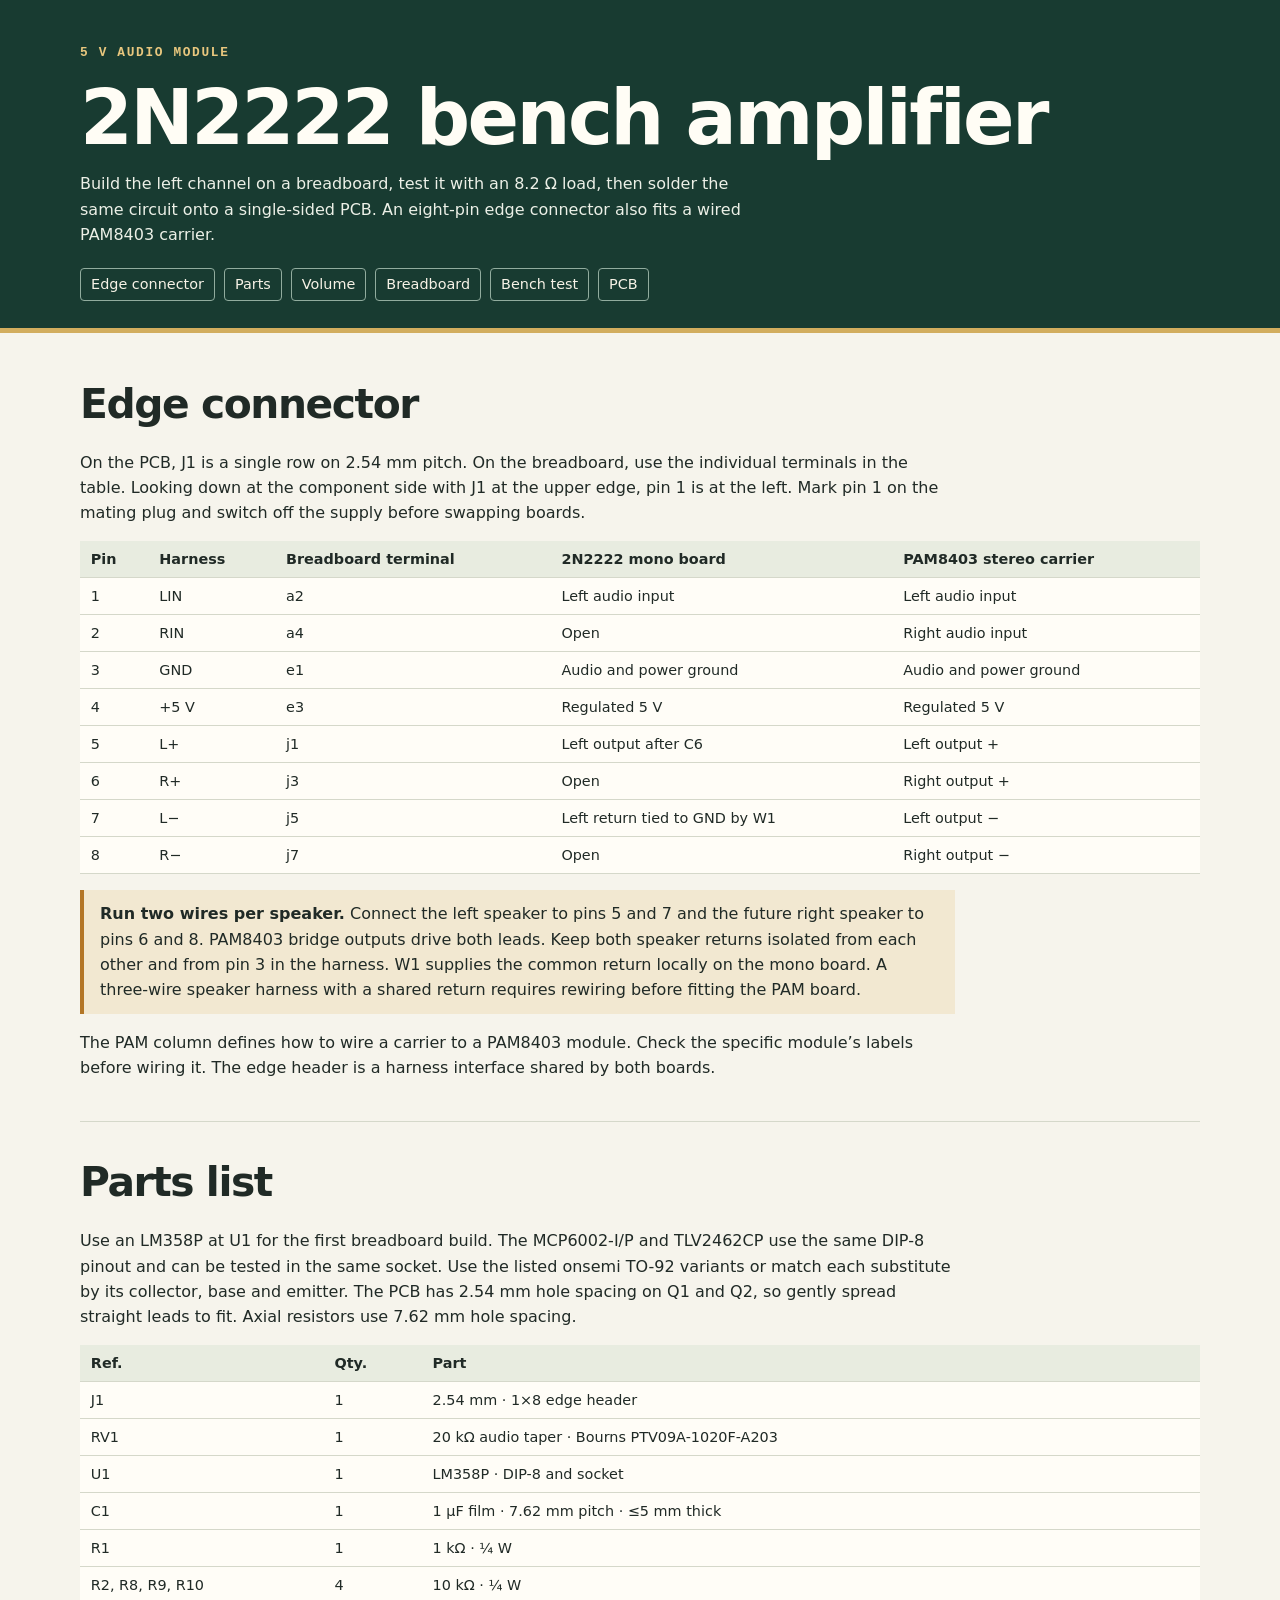
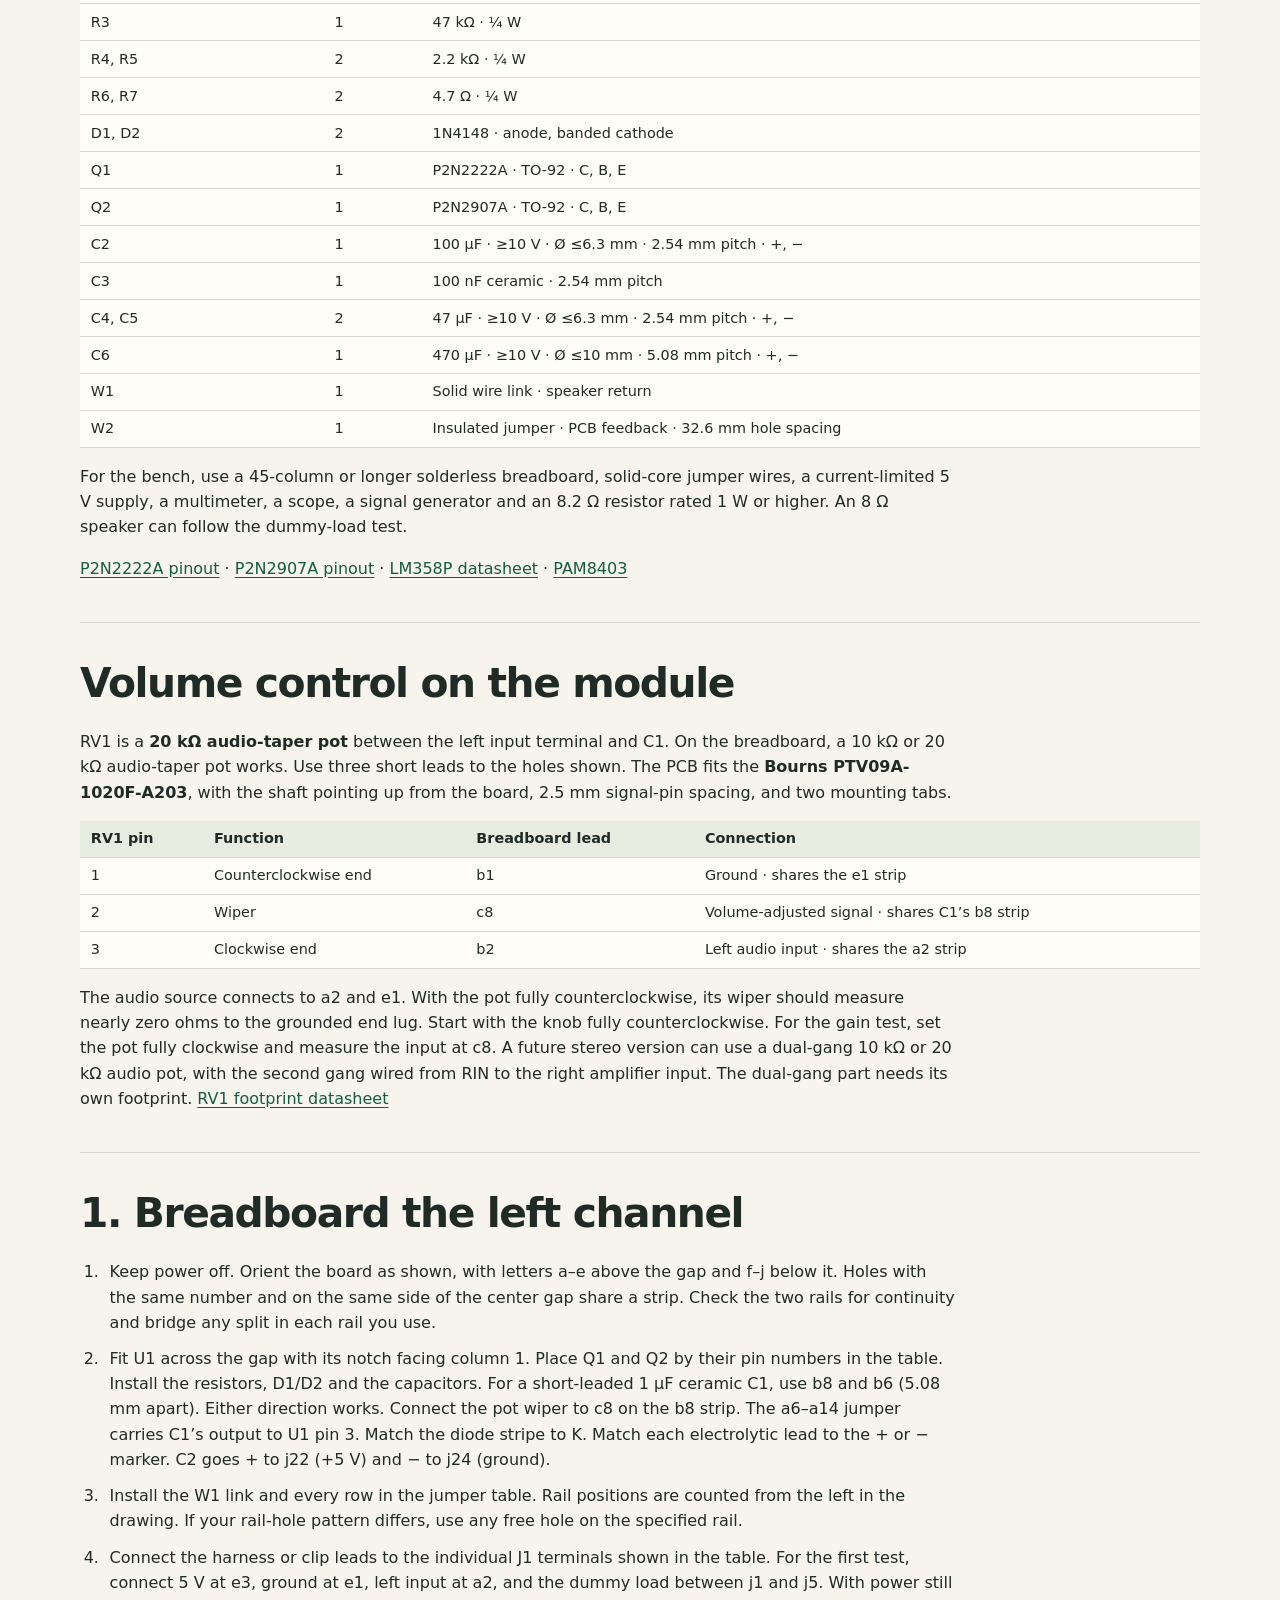
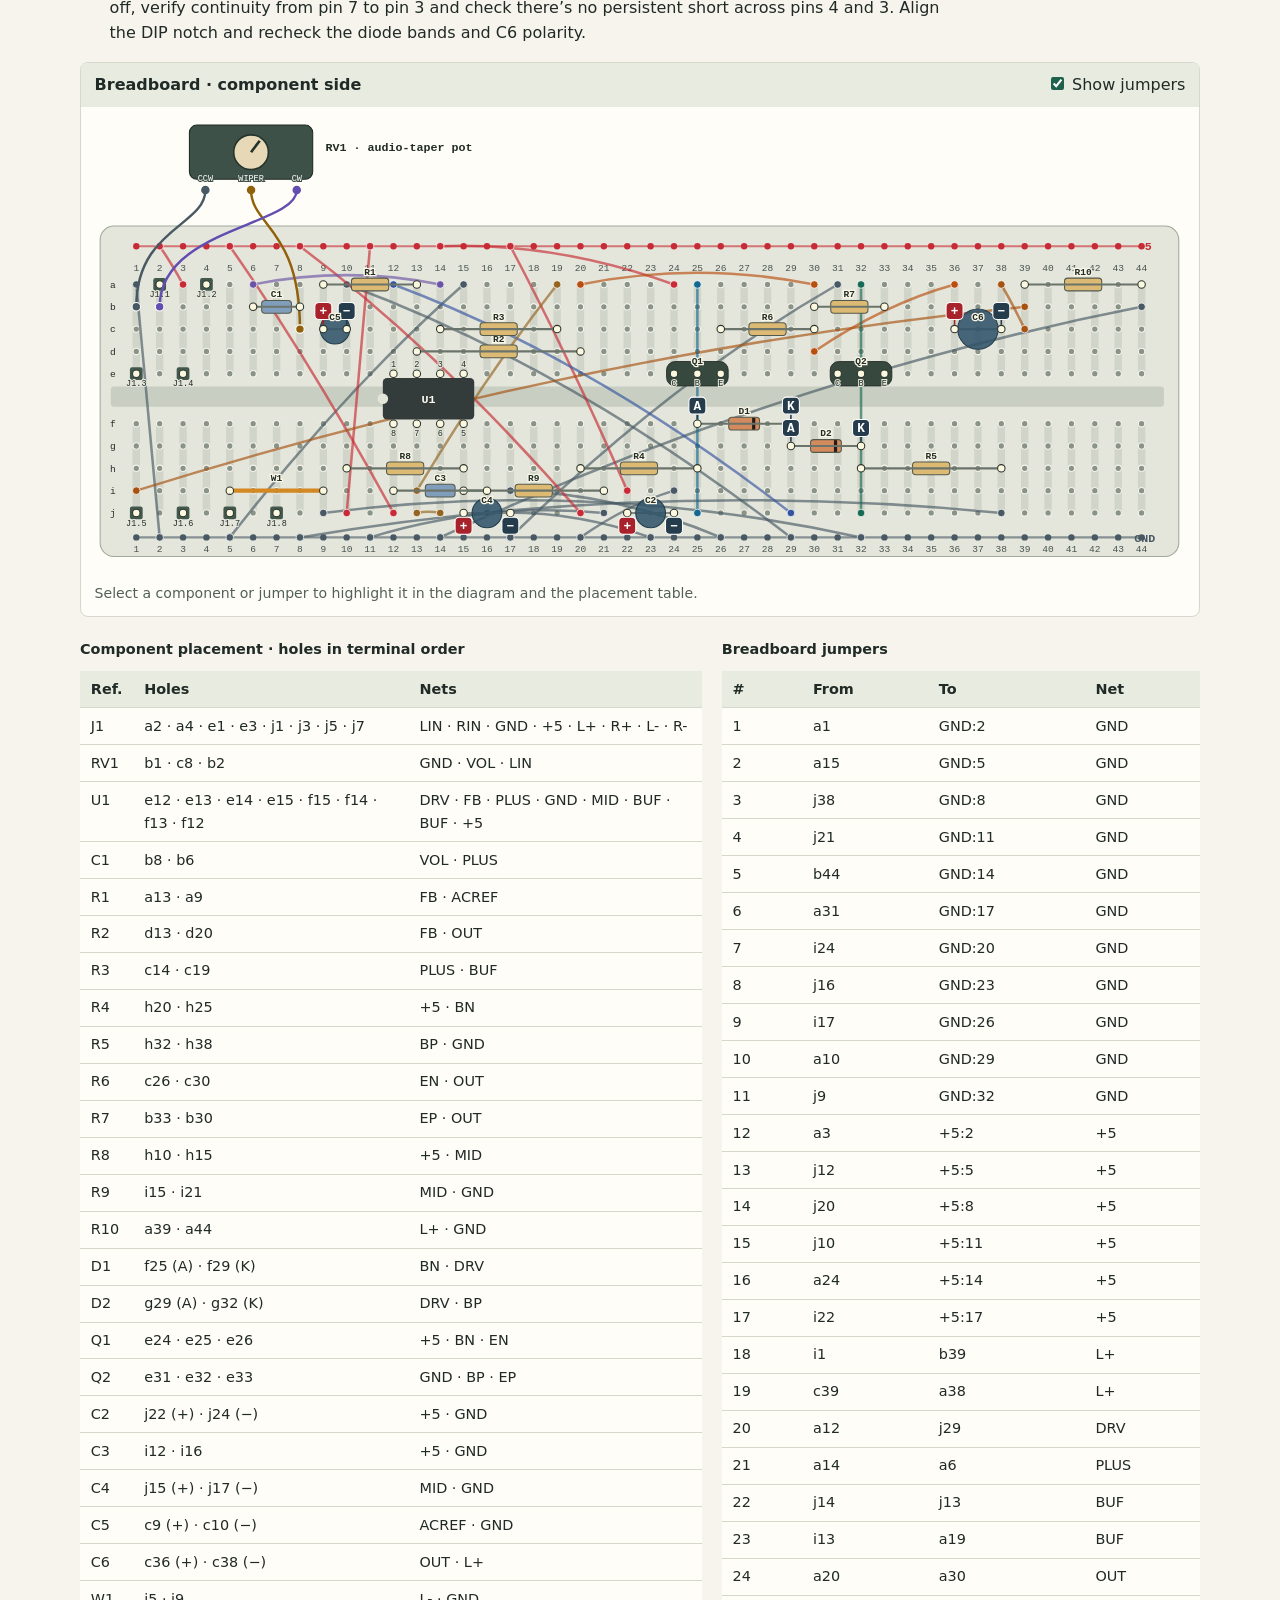
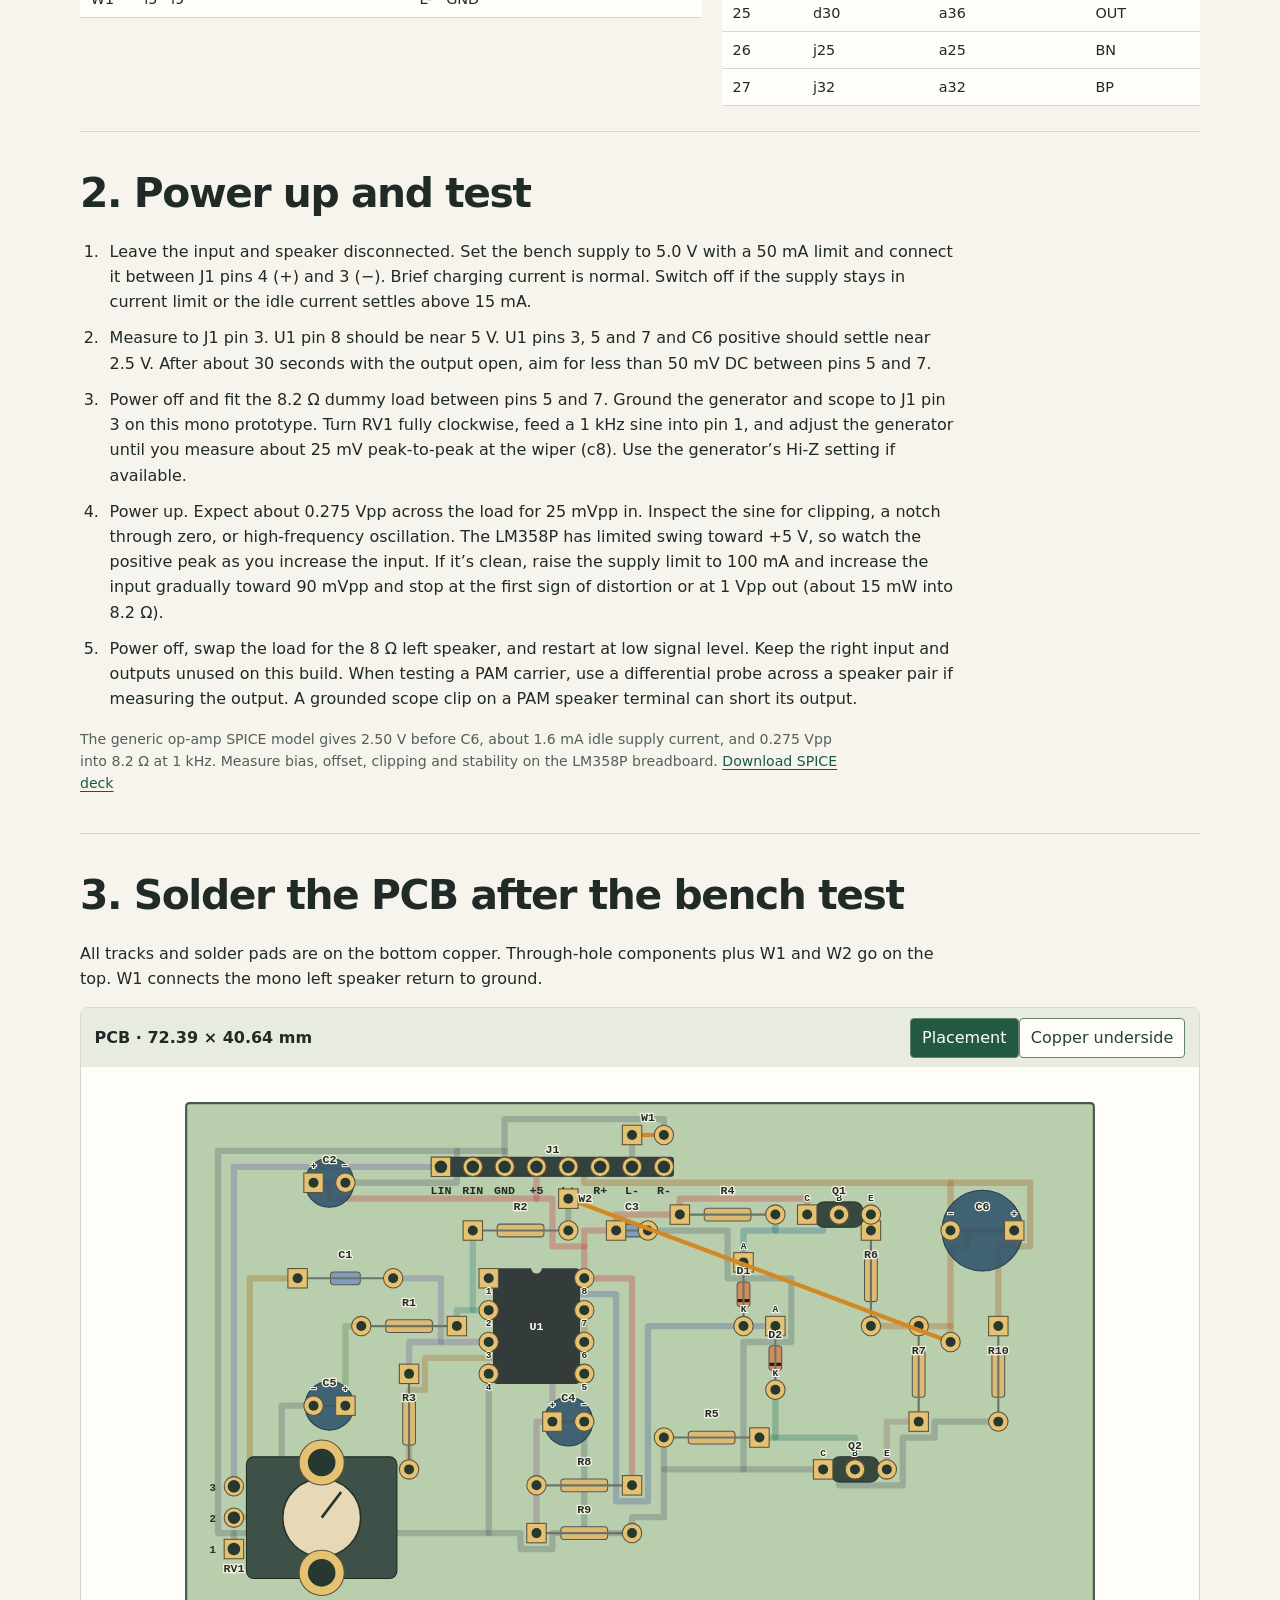
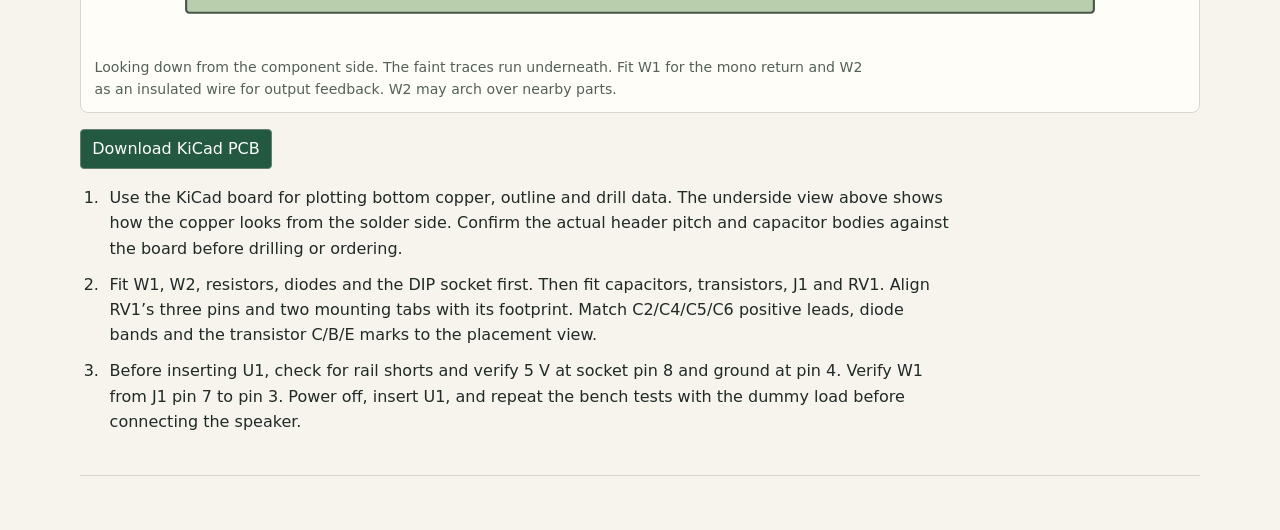
<file: circuits/2n2222/index.html>
<!doctype html>
<html lang="en">
<head>
<meta charset="utf-8">
<meta name="viewport" content="width=device-width, initial-scale=1">
<title>2N2222 amplifier · bench build</title>
<link rel="stylesheet" href="style.css">
<script defer src="layout.js"></script>
<script defer src="preview.js"></script>
</head>
<body>
<header class="hero">
<div class="wrap">
<p class="eyebrow">5 V AUDIO MODULE</p>
<h1>2N2222 bench amplifier</h1>
<p>Build the left channel on a breadboard, test it with an 8.2 Ω load, then solder the same circuit onto a single-sided PCB. An eight-pin edge connector also fits a wired PAM8403 carrier.</p>
<nav aria-label="Build guide">
<a href="#interface">Edge connector</a><a href="#parts">Parts</a><a href="#volume">Volume</a><a href="#breadboard">Breadboard</a><a href="#test">Bench test</a><a href="#pcb">PCB</a>
</nav>
</div>
</header>
<main class="wrap">
<section id="interface">
<h2>Edge connector</h2>
<p>On the PCB, J1 is a single row on 2.54 mm pitch. On the breadboard, use the individual terminals in the table. Looking down at the component side with J1 at the upper edge, pin 1 is at the left. Mark pin 1 on the mating plug and switch off the supply before swapping boards.</p>
<div class="scroll"><table>
<thead><tr><th>Pin</th><th>Harness</th><th>Breadboard terminal</th><th>2N2222 mono board</th><th>PAM8403 stereo carrier</th></tr></thead>
<tbody>
<tr><td>1</td><td>LIN</td><td>a2</td><td>Left audio input</td><td>Left audio input</td></tr>
<tr><td>2</td><td>RIN</td><td>a4</td><td>Open</td><td>Right audio input</td></tr>
<tr><td>3</td><td>GND</td><td>e1</td><td>Audio and power ground</td><td>Audio and power ground</td></tr>
<tr><td>4</td><td>+5 V</td><td>e3</td><td>Regulated 5 V</td><td>Regulated 5 V</td></tr>
<tr><td>5</td><td>L+</td><td>j1</td><td>Left output after C6</td><td>Left output +</td></tr>
<tr><td>6</td><td>R+</td><td>j3</td><td>Open</td><td>Right output +</td></tr>
<tr><td>7</td><td>L−</td><td>j5</td><td>Left return tied to GND by W1</td><td>Left output −</td></tr>
<tr><td>8</td><td>R−</td><td>j7</td><td>Open</td><td>Right output −</td></tr>
</tbody></table></div>
<p class="callout"><strong>Run two wires per speaker.</strong> Connect the left speaker to pins 5 and 7 and the future right speaker to pins 6 and 8. PAM8403 bridge outputs drive both leads. Keep both speaker returns isolated from each other and from pin 3 in the harness. W1 supplies the common return locally on the mono board. A three-wire speaker harness with a shared return requires rewiring before fitting the PAM board.</p>
<p>The PAM column defines how to wire a carrier to a PAM8403 module. Check the specific module’s labels before wiring it. The edge header is a harness interface shared by both boards.</p>
</section>
<section id="parts">
<h2>Parts list</h2>
<p>Use an LM358P at U1 for the first breadboard build. The MCP6002-I/P and TLV2462CP use the same DIP-8 pinout and can be tested in the same socket. Use the listed onsemi TO-92 variants or match each substitute by its collector, base and emitter. The PCB has 2.54 mm hole spacing on Q1 and Q2, so gently spread straight leads to fit. Axial resistors use 7.62 mm hole spacing.</p>
<div class="scroll"><table><thead><tr><th>Ref.</th><th>Qty.</th><th>Part</th></tr></thead><tbody id="bom"></tbody></table></div>
<p>For the bench, use a 45-column or longer solderless breadboard, solid-core jumper wires, a current-limited 5 V supply, a multimeter, a scope, a signal generator and an 8.2 Ω resistor rated 1 W or higher. An 8 Ω speaker can follow the dummy-load test.</p>
<p class="references"><a href="https://www.onsemi.com/pdf/datasheet/p2n2222a-d.pdf">P2N2222A pinout</a> · <a href="https://www.onsemi.com/download/data-sheet/pdf/p2n2907a-d.pdf">P2N2907A pinout</a> · <a href="https://www.ti.com/lit/ds/symlink/lm358.pdf">LM358P datasheet</a> · <a href="https://www.diodes.com/part/view/PAM8403">PAM8403</a></p>
</section>
<section id="volume">
<h2>Volume control on the module</h2>
<p>RV1 is a <strong>20 kΩ audio-taper pot</strong> between the left input terminal and C1. On the breadboard, a 10 kΩ or 20 kΩ audio-taper pot works. Use three short leads to the holes shown. The PCB fits the <strong>Bourns PTV09A-1020F-A203</strong>, with the shaft pointing up from the board, 2.5 mm signal-pin spacing, and two mounting tabs.</p>
<div class="scroll"><table>
<thead><tr><th>RV1 pin</th><th>Function</th><th>Breadboard lead</th><th>Connection</th></tr></thead>
<tbody>
<tr><td>1</td><td>Counterclockwise end</td><td>b1</td><td>Ground · shares the e1 strip</td></tr>
<tr><td>2</td><td>Wiper</td><td>c8</td><td>Volume-adjusted signal · shares C1’s b8 strip</td></tr>
<tr><td>3</td><td>Clockwise end</td><td>b2</td><td>Left audio input · shares the a2 strip</td></tr>
</tbody>
</table></div>
<p>The audio source connects to a2 and e1. With the pot fully counterclockwise, its wiper should measure nearly zero ohms to the grounded end lug. Start with the knob fully counterclockwise. For the gain test, set the pot fully clockwise and measure the input at c8. A future stereo version can use a dual-gang 10 kΩ or 20 kΩ audio pot, with the second gang wired from RIN to the right amplifier input. The dual-gang part needs its own footprint. <a href="https://www.bourns.com/docs/product-datasheets/ptv09.pdf">RV1 footprint datasheet</a></p>
</section>
<section id="breadboard">
<h2>1. Breadboard the left channel</h2>
<ol>
<li>Keep power off. Orient the board as shown, with letters a–e above the gap and f–j below it. Holes with the same number and on the same side of the center gap share a strip. Check the two rails for continuity and bridge any split in each rail you use.</li>
<li>Fit U1 across the gap with its notch facing column 1. Place Q1 and Q2 by their pin numbers in the table. Install the resistors, D1/D2 and the capacitors. For a short-leaded 1 µF ceramic C1, use b8 and b6 (5.08 mm apart). Either direction works. Connect the pot wiper to c8 on the b8 strip. The a6–a14 jumper carries C1’s output to U1 pin 3. Match the diode stripe to K. Match each electrolytic lead to the + or − marker. C2 goes + to j22 (+5 V) and − to j24 (ground).</li>
<li>Install the W1 link and every row in the jumper table. Rail positions are counted from the left in the drawing. If your rail-hole pattern differs, use any free hole on the specified rail.</li>
<li>Connect the harness or clip leads to the individual J1 terminals shown in the table. For the first test, connect 5 V at e3, ground at e1, left input at a2, and the dummy load between j1 and j5. With power still off, verify continuity from pin 7 to pin 3 and check there’s no persistent short across pins 4 and 3. Align the DIP notch and recheck the diode bands and C6 polarity.</li>
</ol>
<div class="figure">
<div class="figurebar"><strong>Breadboard · component side</strong><label><input type="checkbox" id="show-wires" checked> Show jumpers</label></div>
<div class="scroll" id="bread-drawing"></div>
<p class="caption">Select a component or jumper to highlight it in the diagram and the placement table.</p>
</div>
<div class="grids">
<div class="scroll"><table><caption>Component placement · holes in terminal order</caption><thead><tr><th>Ref.</th><th>Holes</th><th>Nets</th></tr></thead><tbody id="placement"></tbody></table></div>
<div class="scroll"><table><caption>Breadboard jumpers</caption><thead><tr><th>#</th><th>From</th><th>To</th><th>Net</th></tr></thead><tbody id="jumpers"></tbody></table></div>
</div>
</section>
<section id="test">
<h2>2. Power up and test</h2>
<ol>
<li>Leave the input and speaker disconnected. Set the bench supply to 5.0 V with a 50 mA limit and connect it between J1 pins 4 (+) and 3 (−). Brief charging current is normal. Switch off if the supply stays in current limit or the idle current settles above 15 mA.</li>
<li>Measure to J1 pin 3. U1 pin 8 should be near 5 V. U1 pins 3, 5 and 7 and C6 positive should settle near 2.5 V. After about 30 seconds with the output open, aim for less than 50 mV DC between pins 5 and 7.</li>
<li>Power off and fit the 8.2 Ω dummy load between pins 5 and 7. Ground the generator and scope to J1 pin 3 on this mono prototype. Turn RV1 fully clockwise, feed a 1 kHz sine into pin 1, and adjust the generator until you measure about 25 mV peak-to-peak at the wiper (c8). Use the generator’s Hi-Z setting if available.</li>
<li>Power up. Expect about 0.275 Vpp across the load for 25 mVpp in. Inspect the sine for clipping, a notch through zero, or high-frequency oscillation. The LM358P has limited swing toward +5 V, so watch the positive peak as you increase the input. If it’s clean, raise the supply limit to 100 mA and increase the input gradually toward 90 mVpp and stop at the first sign of distortion or at 1 Vpp out (about 15 mW into 8.2 Ω).</li>
<li>Power off, swap the load for the 8 Ω left speaker, and restart at low signal level. Keep the right input and outputs unused on this build. When testing a PAM carrier, use a differential probe across a speaker pair if measuring the output. A grounded scope clip on a PAM speaker terminal can short its output.</li>
</ol>
<p class="caption">The generic op-amp SPICE model gives 2.50 V before C6, about 1.6 mA idle supply current, and 0.275 Vpp into 8.2 Ω at 1 kHz. Measure bias, offset, clipping and stability on the LM358P breadboard. <a href="push-pull.cir" download>Download SPICE deck</a></p>
</section>
<section id="pcb">
<h2>3. Solder the PCB after the bench test</h2>
<p>All tracks and solder pads are on the bottom copper. Through-hole components plus W1 and W2 go on the top. W1 connects the mono left speaker return to ground.</p>
<div class="figure">
<div class="figurebar"><strong>PCB · <span id="board-size"></span></strong><div class="switch" aria-label="PCB side"><button type="button" data-view="top" aria-pressed="true">Placement</button><button type="button" data-view="bottom" aria-pressed="false">Copper underside</button></div></div>
<div class="scroll" id="pcb-drawing"></div>
<p class="caption" id="pcb-caption"></p>
</div>
<p><a class="download" href="push-pull.kicad_pcb" download>Download KiCad PCB</a></p>
<ol>
<li>Use the KiCad board for plotting bottom copper, outline and drill data. The underside view above shows how the copper looks from the solder side. Confirm the actual header pitch and capacitor bodies against the board before drilling or ordering.</li>
<li>Fit W1, W2, resistors, diodes and the DIP socket first. Then fit capacitors, transistors, J1 and RV1. Align RV1’s three pins and two mounting tabs with its footprint. Match C2/C4/C5/C6 positive leads, diode bands and the transistor C/B/E marks to the placement view.</li>
<li>Before inserting U1, check for rail shorts and verify 5 V at socket pin 8 and ground at pin 4. Verify W1 from J1 pin 7 to pin 3. Power off, insert U1, and repeat the bench tests with the dummy load before connecting the speaker.</li>
</ol>
</section>
</main>
</body>
</html>
</file>
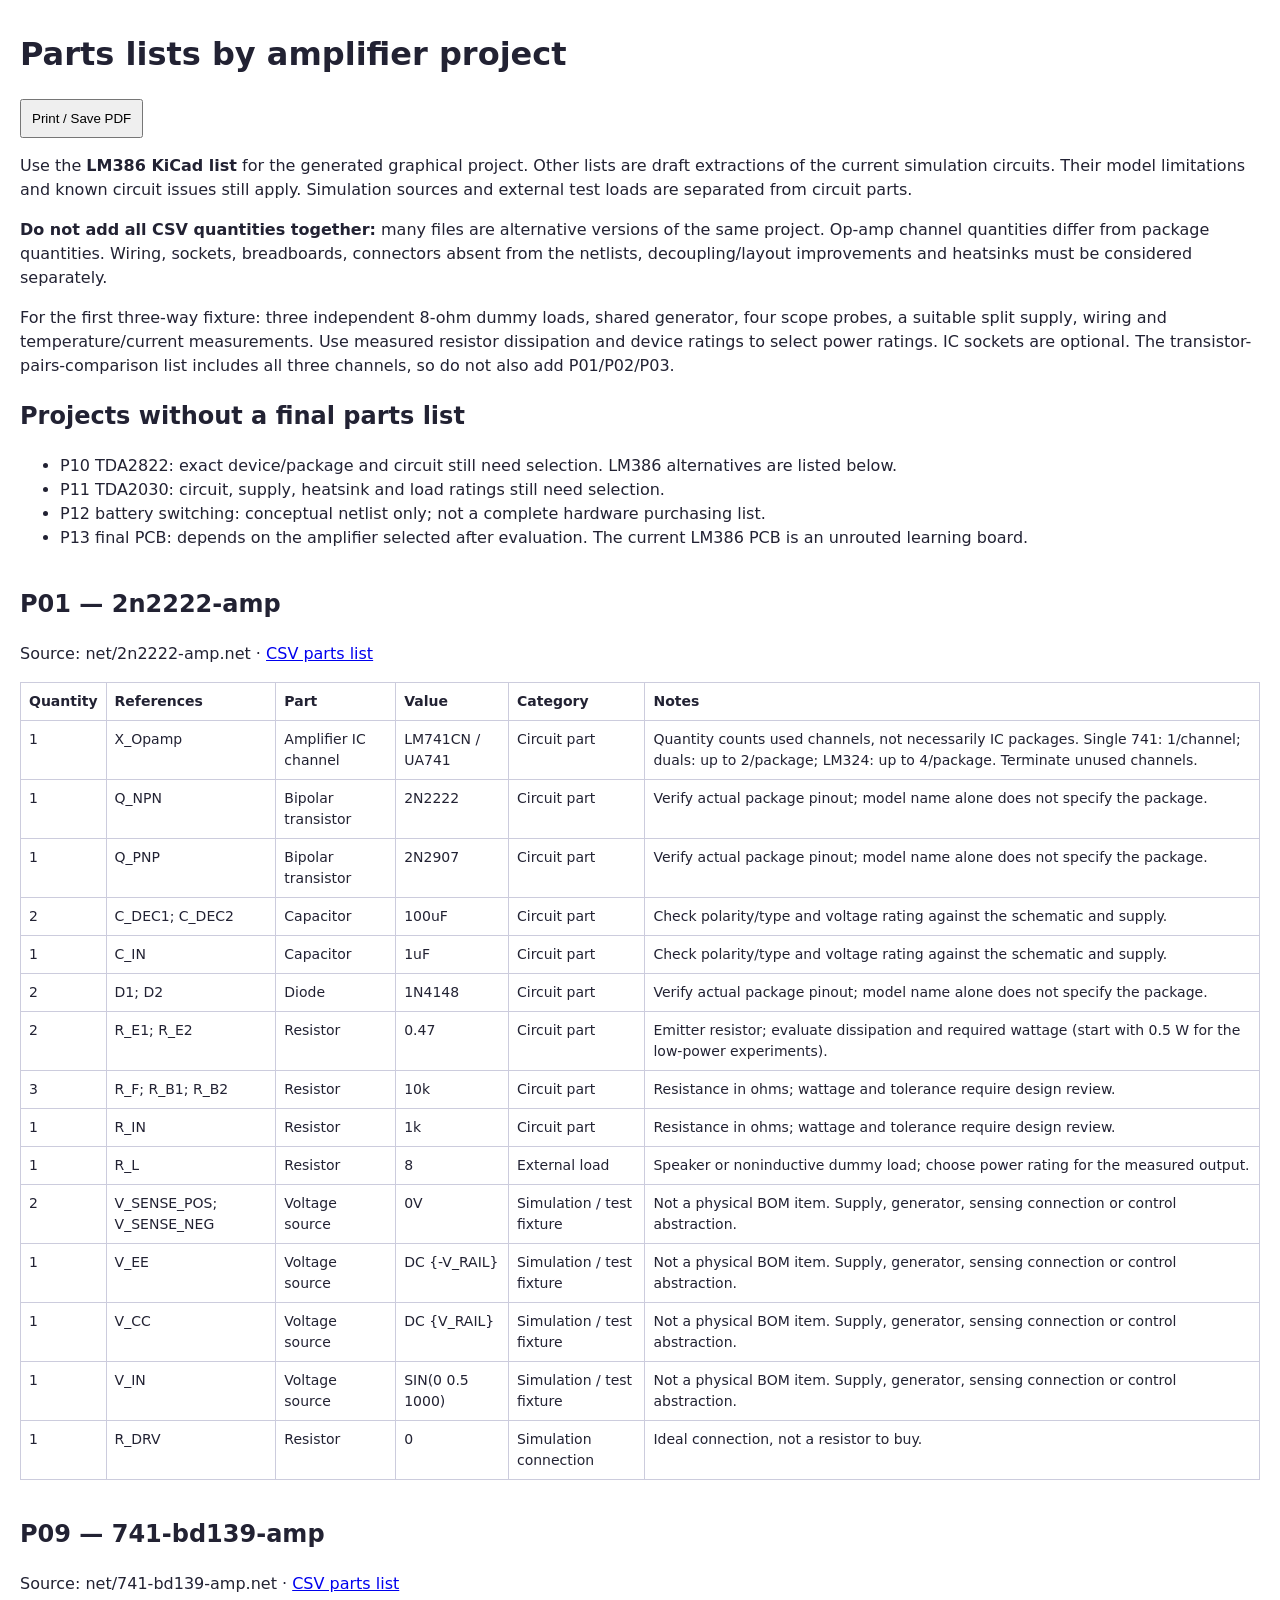
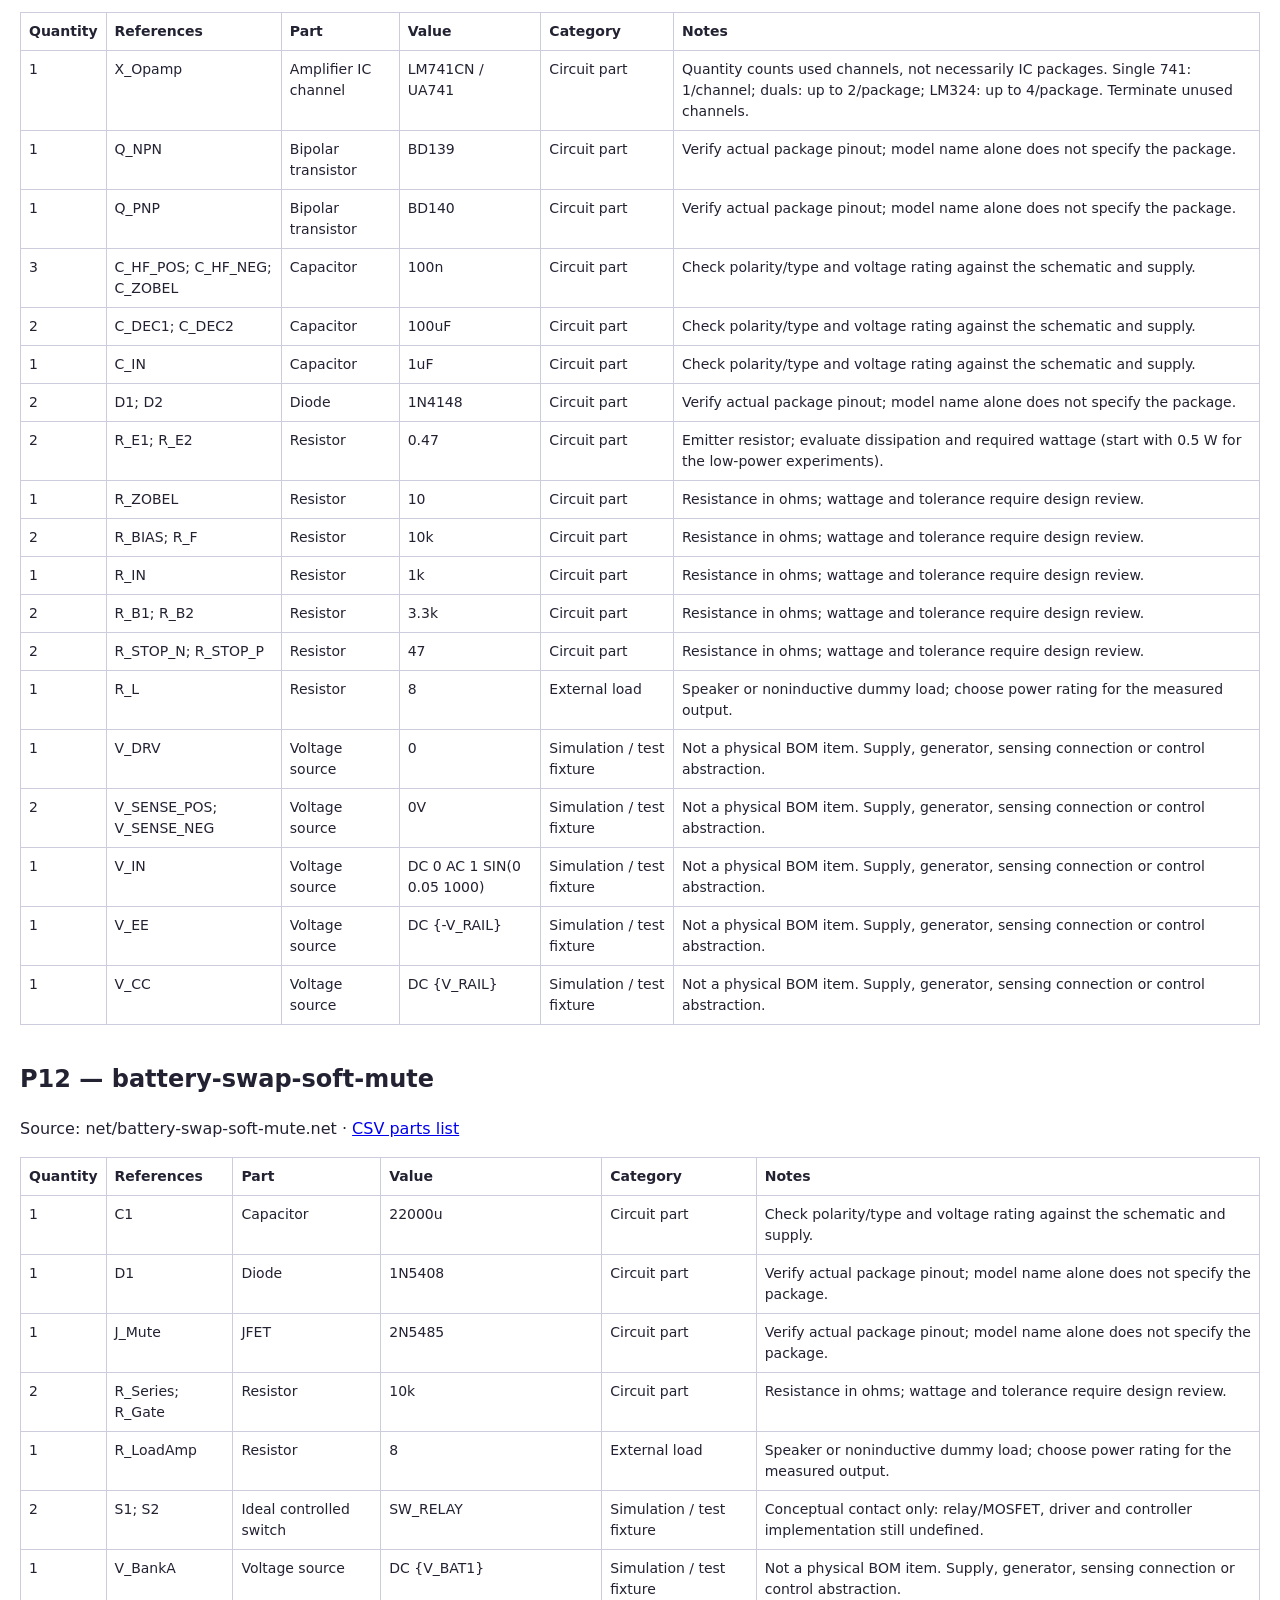
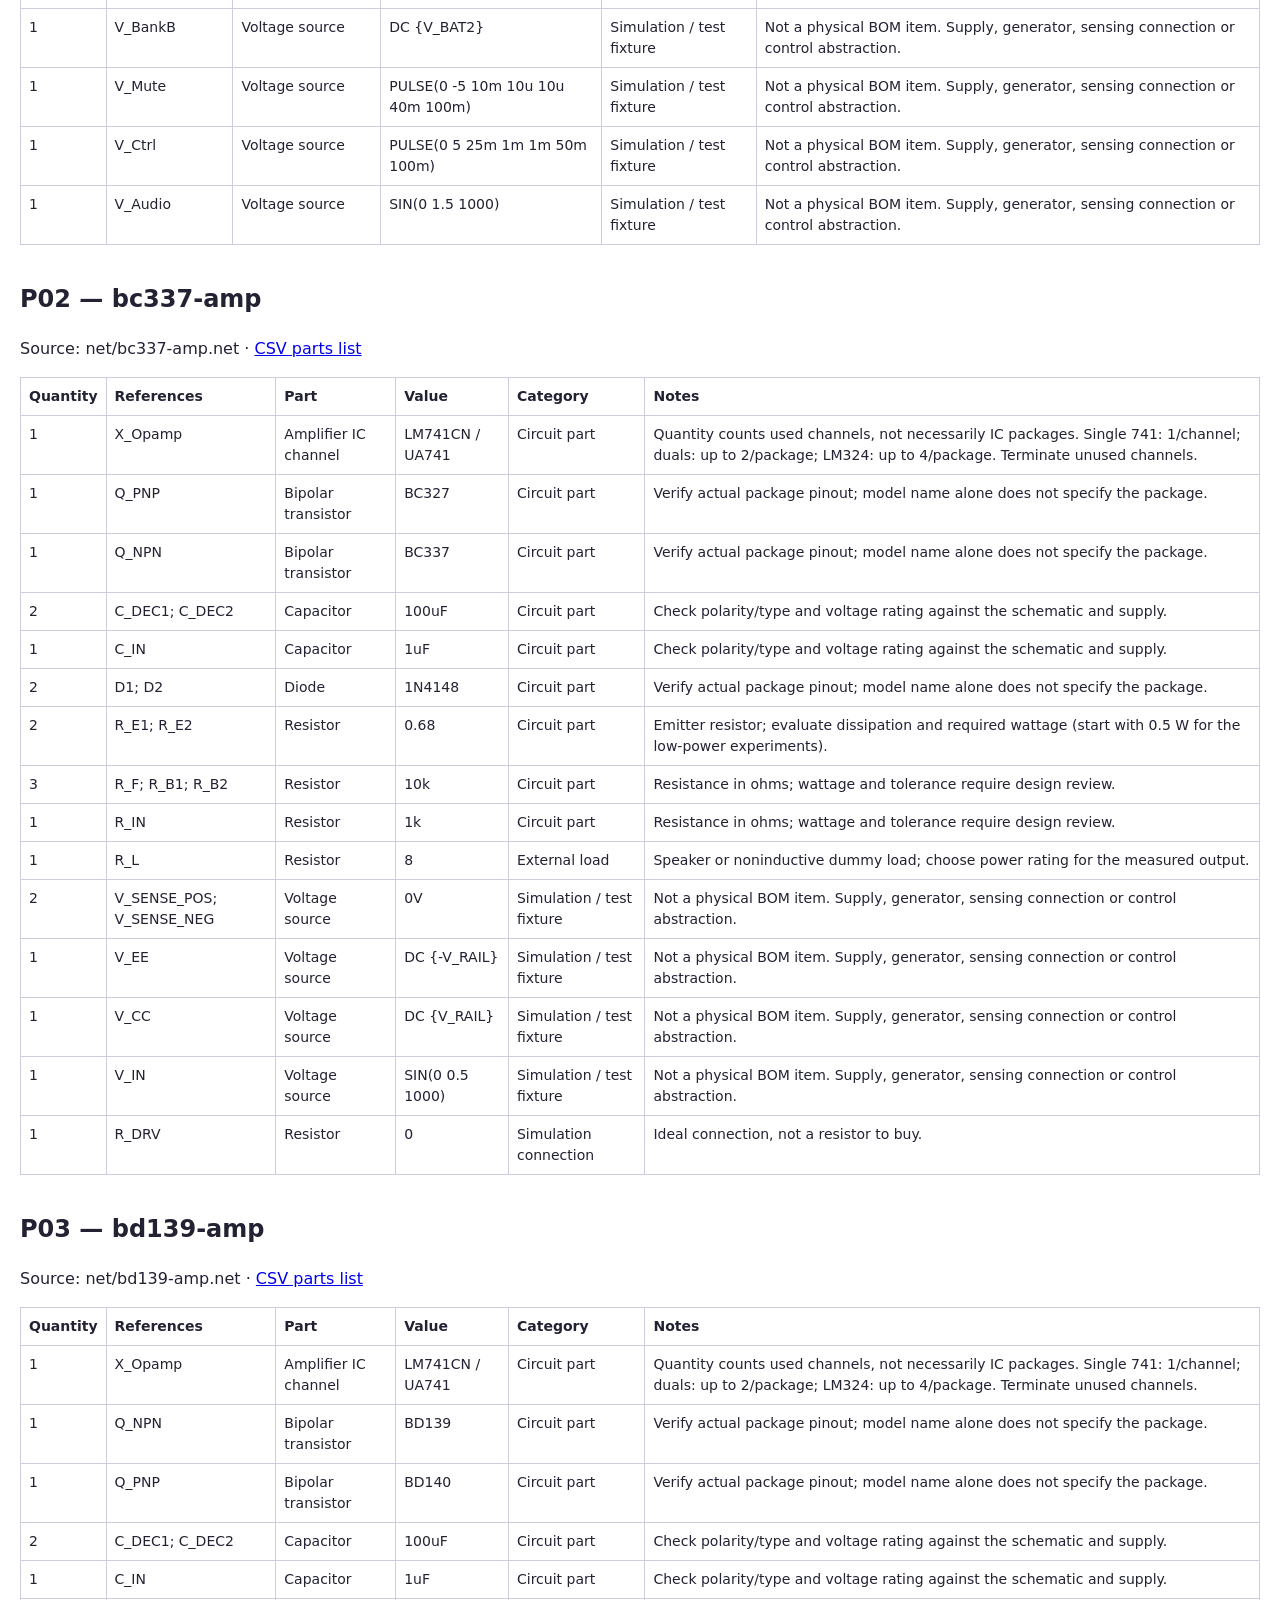
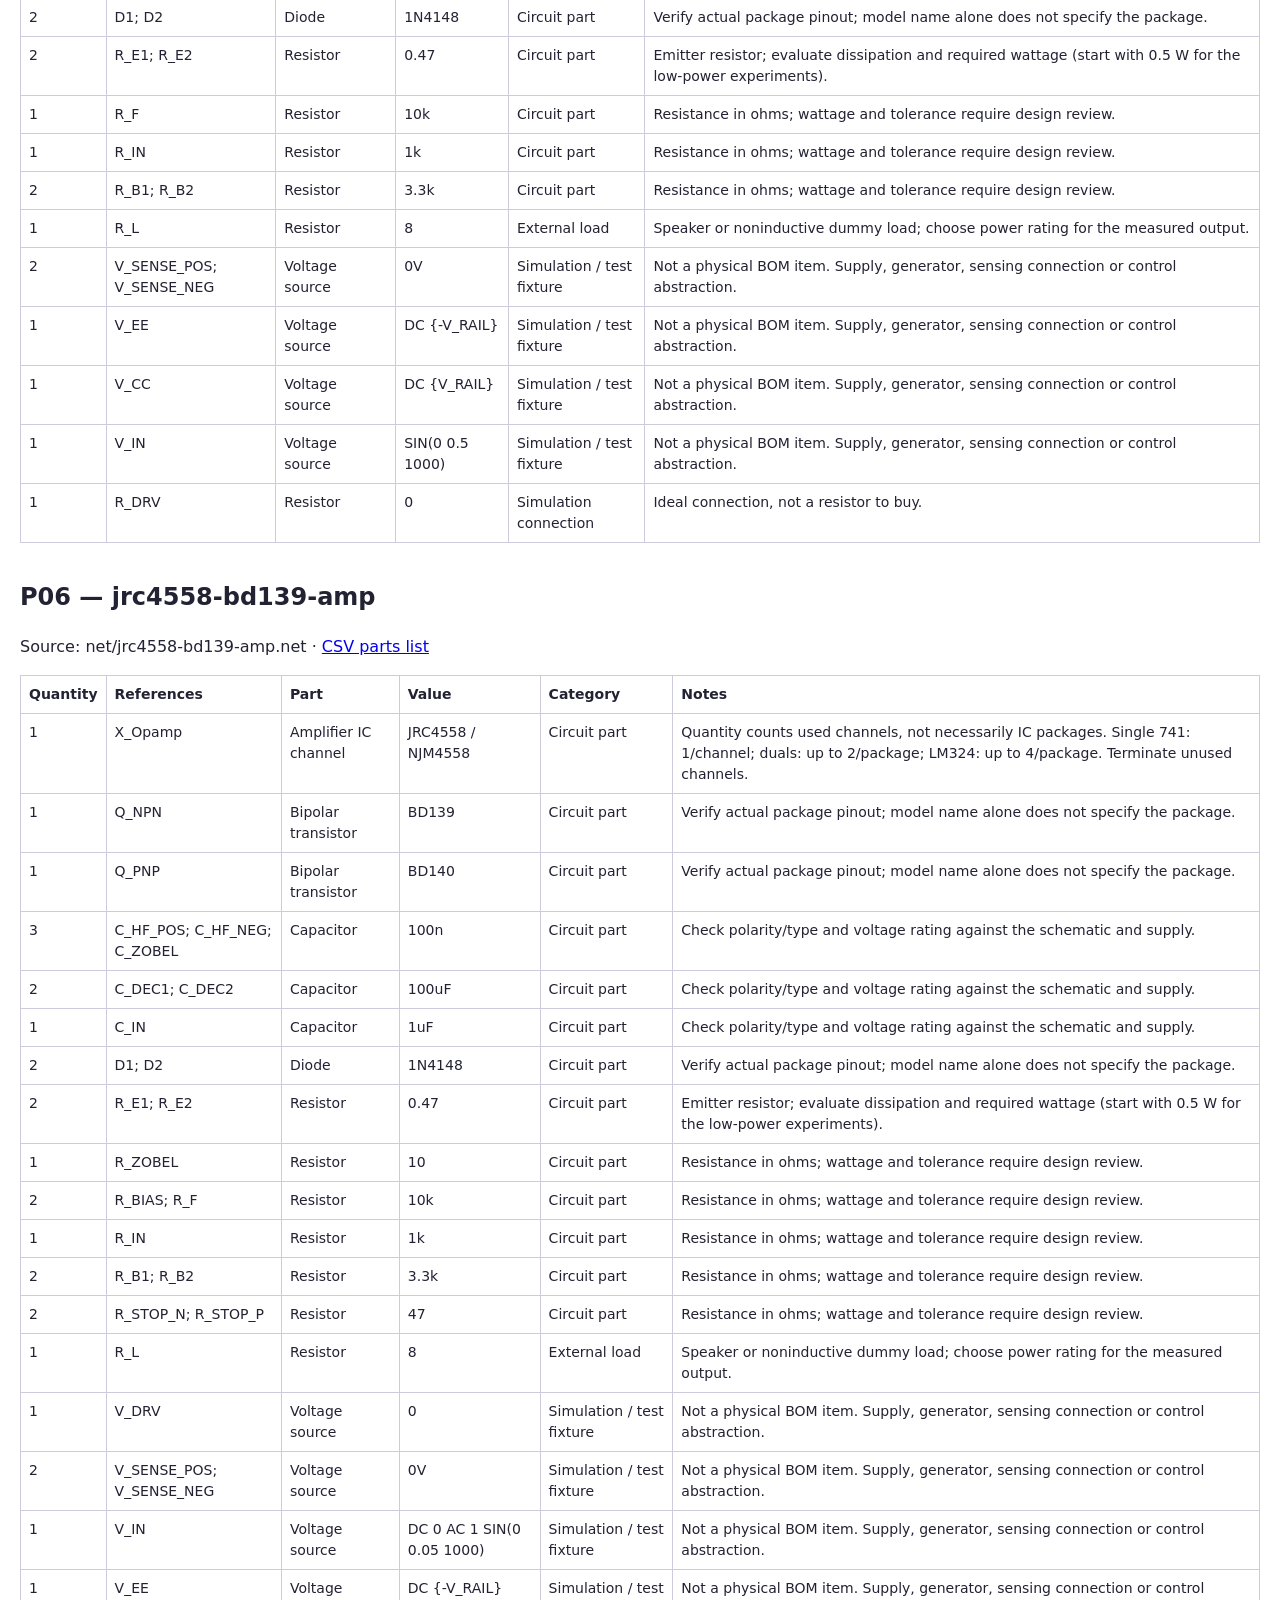
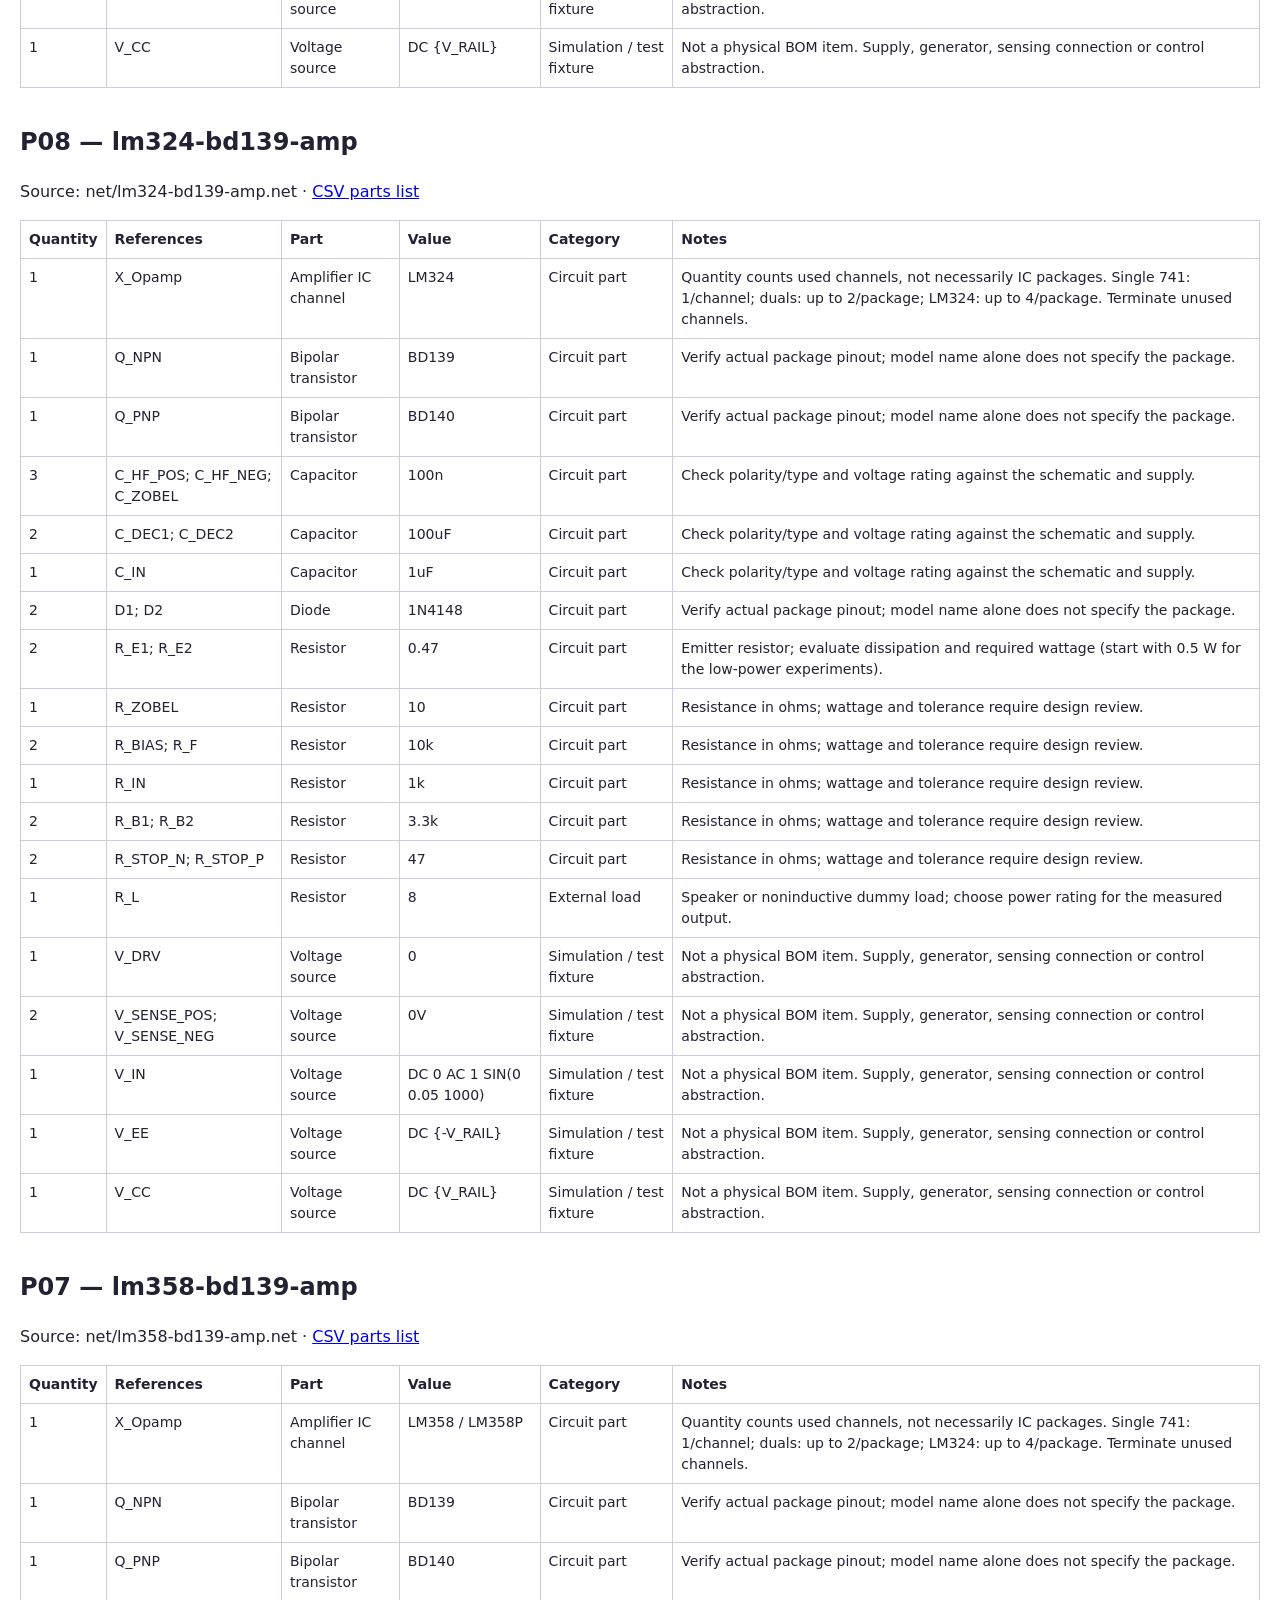
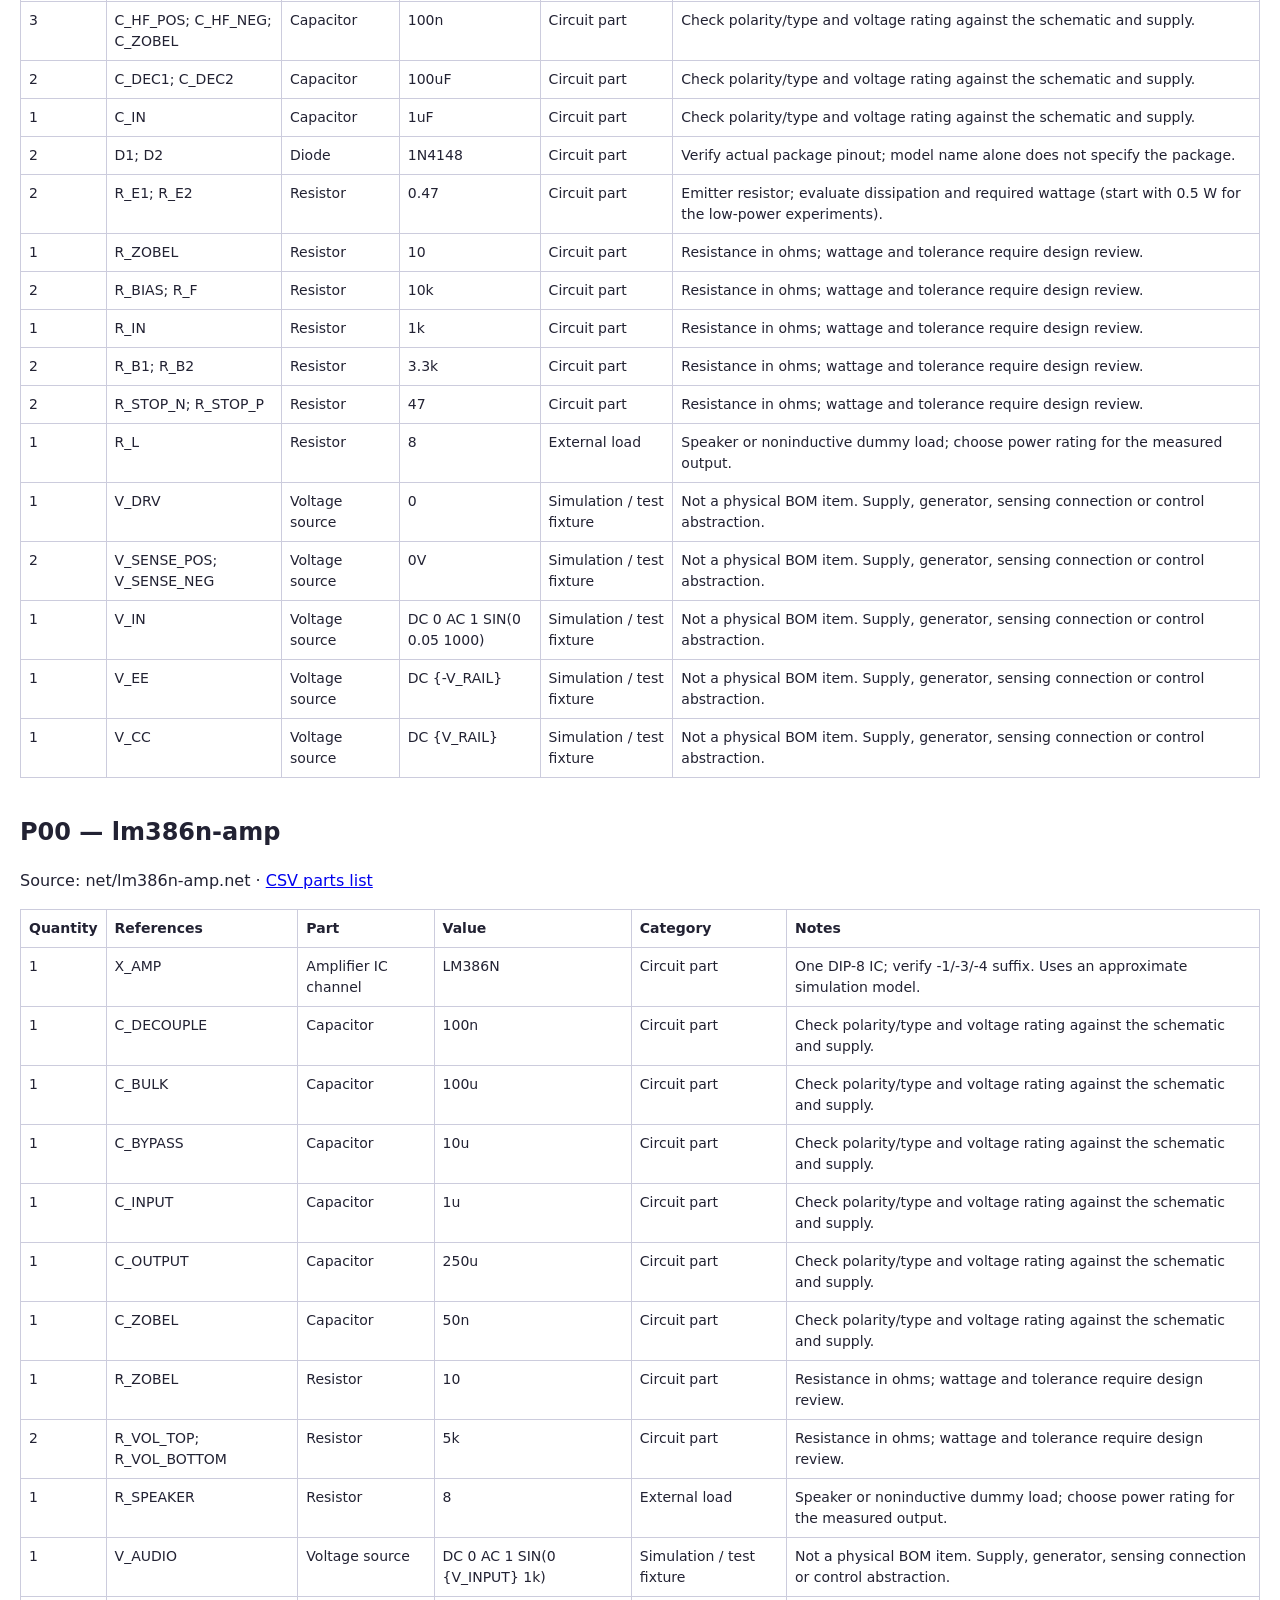
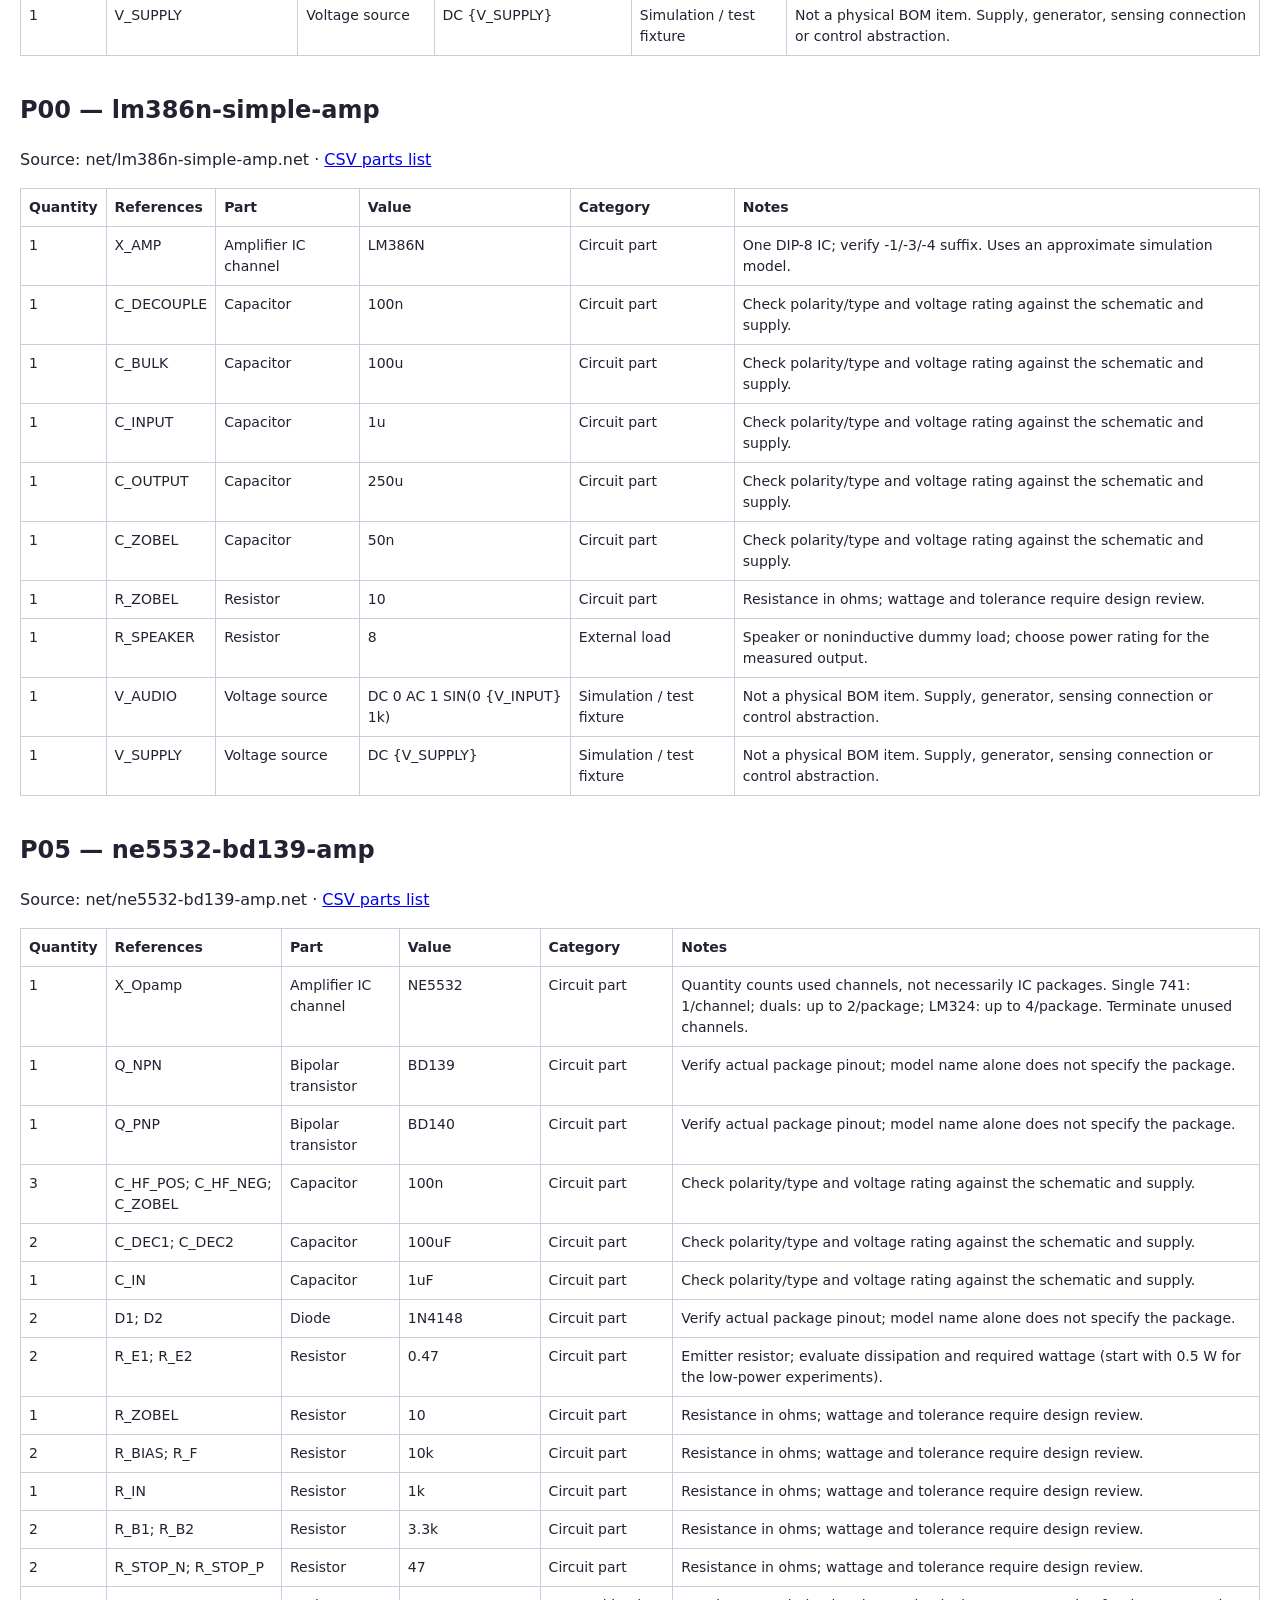
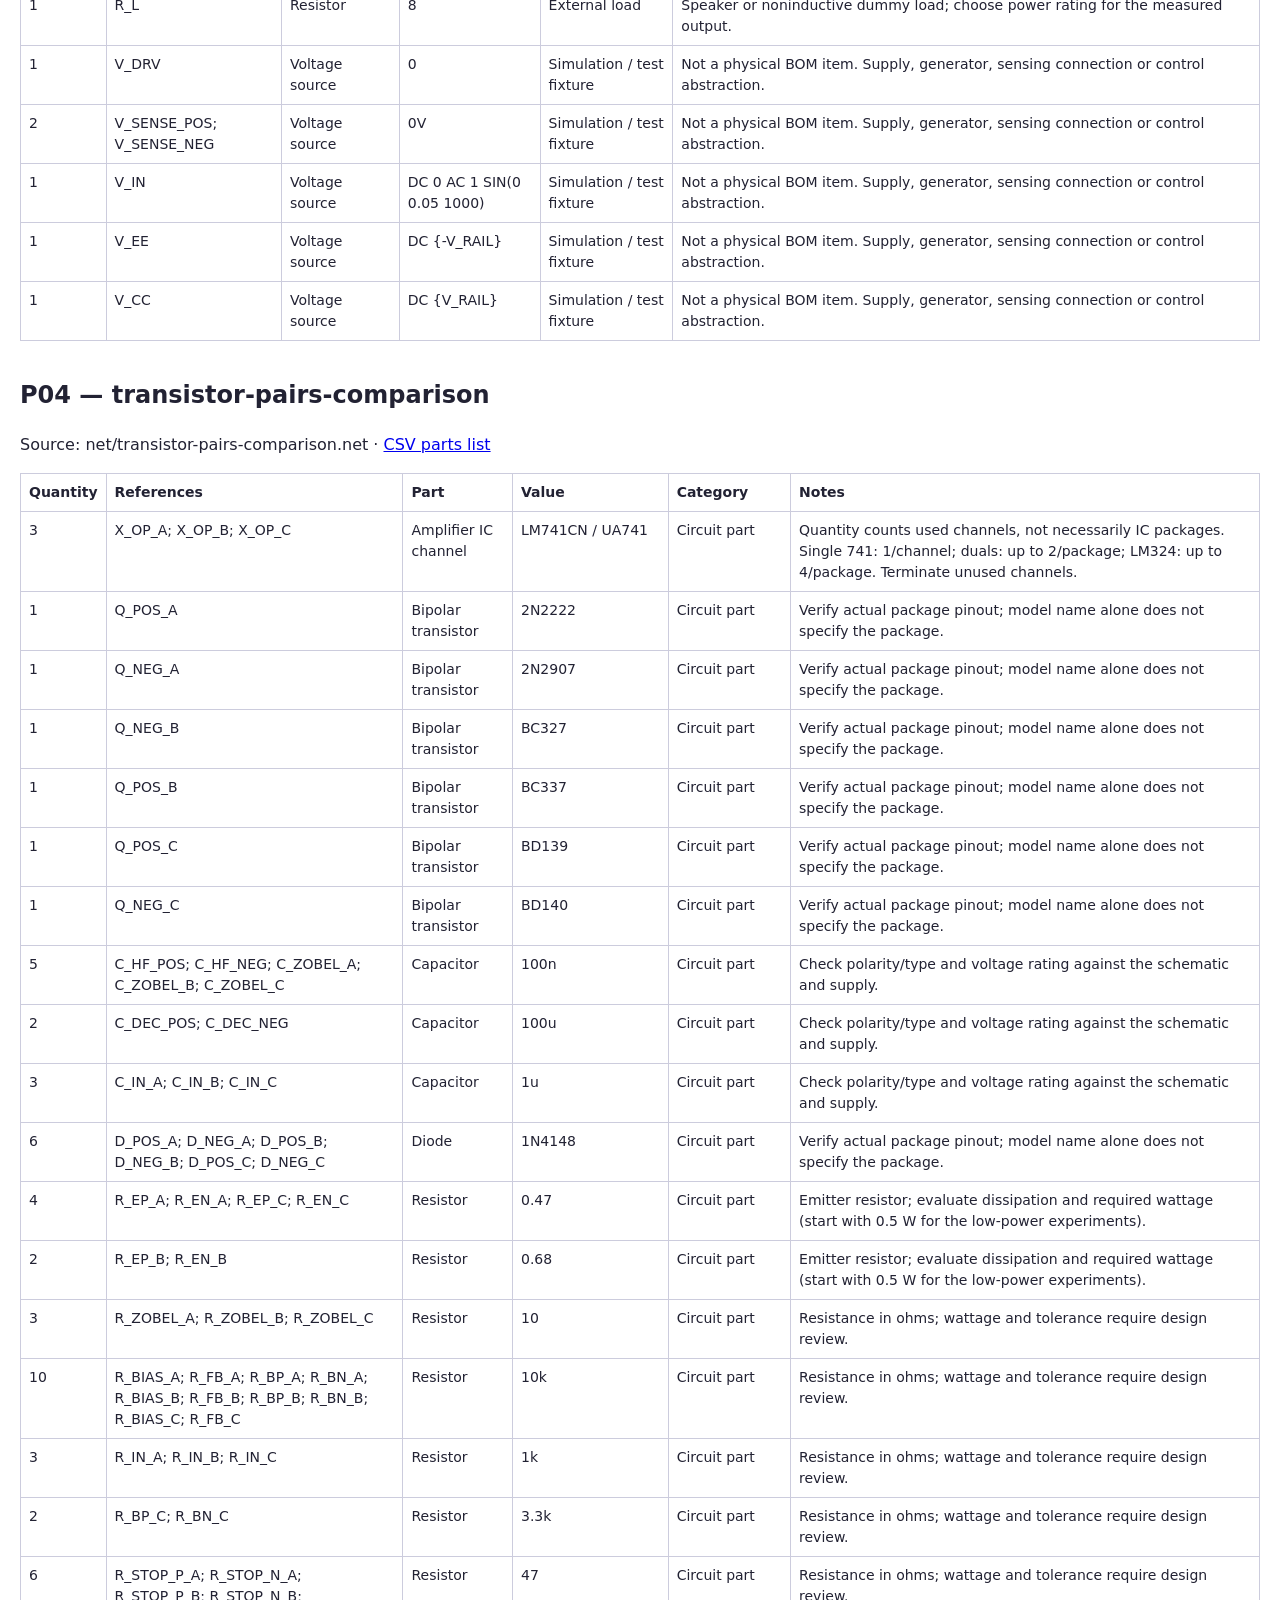
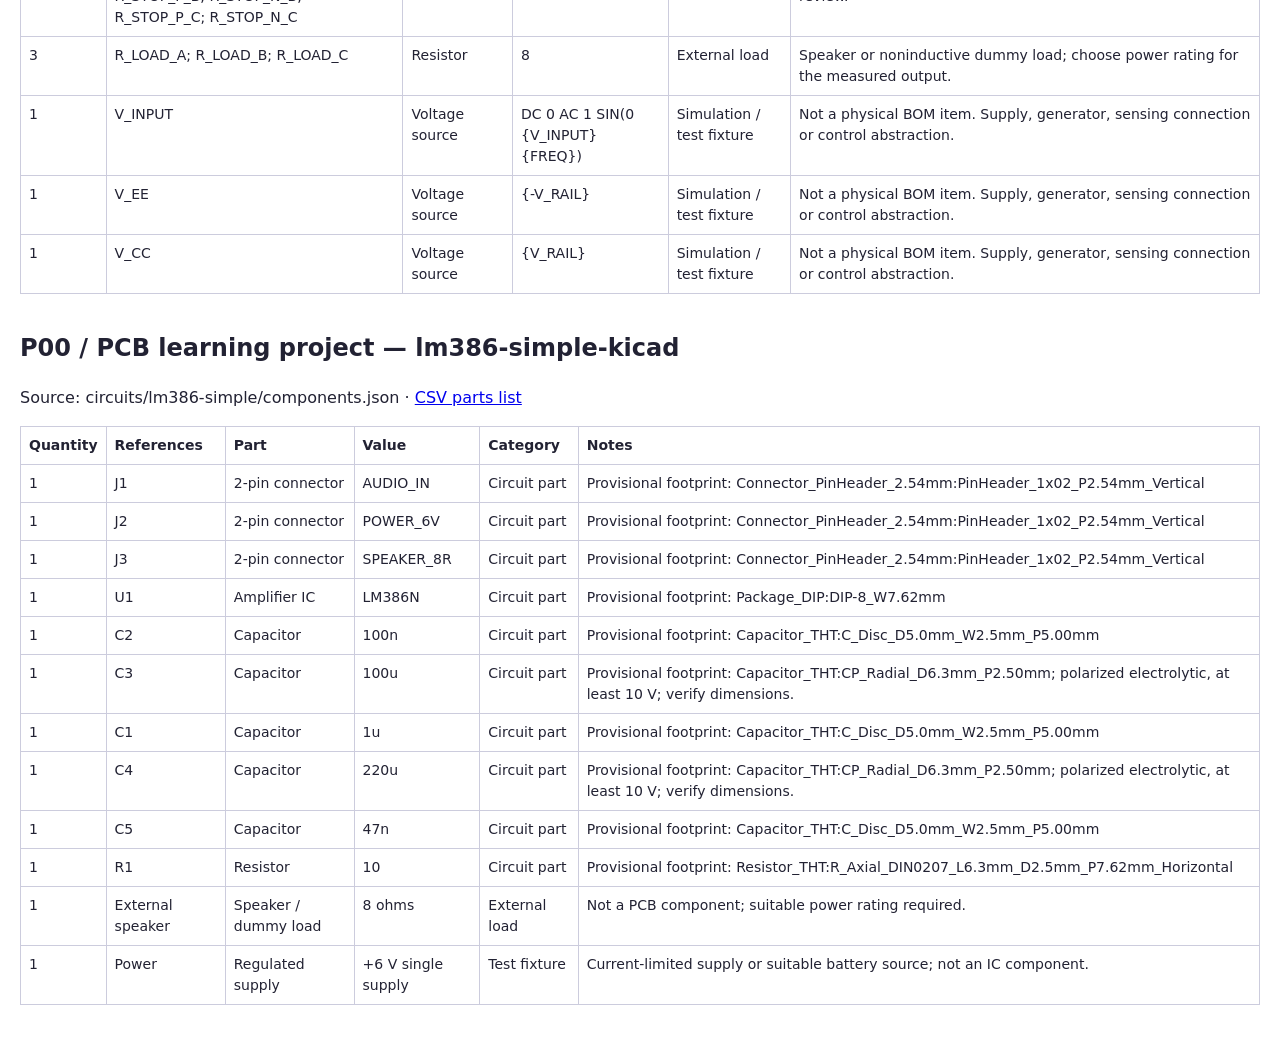
<file: reports/parts/index.html>
<!doctype html><html lang="en"><meta charset="utf-8"><meta name="viewport" content="width=device-width,initial-scale=1"><title>Amplifier project parts lists</title>
<style>body{font:16px/1.5 system-ui;max-width:1300px;margin:30px auto;padding:0 20px;color:#223}table{border-collapse:collapse;width:100%;font-size:14px}th,td{text-align:left;vertical-align:top;padding:8px;border:1px solid #ccd}section{margin:36px 0}button{padding:10px} @media print{button{display:none}section{break-before:page}table{font-size:9pt}tr{break-inside:avoid}}</style>
<h1>Parts lists by amplifier project</h1><button onclick="print()">Print / Save PDF</button>
<p>Use the <strong>LM386 KiCad list</strong> for the generated graphical project. Other lists are draft extractions of the current simulation circuits. Their model limitations and known circuit issues still apply. Simulation sources and external test loads are separated from circuit parts.</p>
<p><strong>Do not add all CSV quantities together:</strong> many files are alternative versions of the same project. Op-amp channel quantities differ from package quantities. Wiring, sockets, breadboards, connectors absent from the netlists, decoupling/layout improvements and heatsinks must be considered separately.</p>
<p>For the first three-way fixture: three independent 8-ohm dummy loads, shared generator, four scope probes, a suitable split supply, wiring and temperature/current measurements. Use measured resistor dissipation and device ratings to select power ratings. IC sockets are optional. The transistor-pairs-comparison list includes all three channels, so do not also add P01/P02/P03.</p>
<h2>Projects without a final parts list</h2><ul><li>P10 TDA2822: exact device/package and circuit still need selection. LM386 alternatives are listed below.</li><li>P11 TDA2030: circuit, supply, heatsink and load ratings still need selection.</li><li>P12 battery switching: conceptual netlist only; not a complete hardware purchasing list.</li><li>P13 final PCB: depends on the amplifier selected after evaluation. The current LM386 PCB is an unrouted learning board.</li></ul>
<section><h2>P01 — 2n2222-amp</h2><p>Source: net/2n2222-amp.net · <a href="2n2222-amp.csv">CSV parts list</a></p><table><thead><tr><th>Quantity</th><th>References</th><th>Part</th><th>Value</th><th>Category</th><th>Notes</th></tr></thead><tbody><tr><td>1</td><td>X_Opamp</td><td>Amplifier IC channel</td><td>LM741CN / UA741</td><td>Circuit part</td><td>Quantity counts used channels, not necessarily IC packages. Single 741: 1/channel; duals: up to 2/package; LM324: up to 4/package. Terminate unused channels.</td></tr><tr><td>1</td><td>Q_NPN</td><td>Bipolar transistor</td><td>2N2222</td><td>Circuit part</td><td>Verify actual package pinout; model name alone does not specify the package.</td></tr><tr><td>1</td><td>Q_PNP</td><td>Bipolar transistor</td><td>2N2907</td><td>Circuit part</td><td>Verify actual package pinout; model name alone does not specify the package.</td></tr><tr><td>2</td><td>C_DEC1; C_DEC2</td><td>Capacitor</td><td>100uF</td><td>Circuit part</td><td>Check polarity/type and voltage rating against the schematic and supply.</td></tr><tr><td>1</td><td>C_IN</td><td>Capacitor</td><td>1uF</td><td>Circuit part</td><td>Check polarity/type and voltage rating against the schematic and supply.</td></tr><tr><td>2</td><td>D1; D2</td><td>Diode</td><td>1N4148</td><td>Circuit part</td><td>Verify actual package pinout; model name alone does not specify the package.</td></tr><tr><td>2</td><td>R_E1; R_E2</td><td>Resistor</td><td>0.47</td><td>Circuit part</td><td>Emitter resistor; evaluate dissipation and required wattage (start with 0.5 W for the low-power experiments).</td></tr><tr><td>3</td><td>R_F; R_B1; R_B2</td><td>Resistor</td><td>10k</td><td>Circuit part</td><td>Resistance in ohms; wattage and tolerance require design review.</td></tr><tr><td>1</td><td>R_IN</td><td>Resistor</td><td>1k</td><td>Circuit part</td><td>Resistance in ohms; wattage and tolerance require design review.</td></tr><tr><td>1</td><td>R_L</td><td>Resistor</td><td>8</td><td>External load</td><td>Speaker or noninductive dummy load; choose power rating for the measured output.</td></tr><tr><td>2</td><td>V_SENSE_POS; V_SENSE_NEG</td><td>Voltage source</td><td>0V</td><td>Simulation / test fixture</td><td>Not a physical BOM item. Supply, generator, sensing connection or control abstraction.</td></tr><tr><td>1</td><td>V_EE</td><td>Voltage source</td><td>DC {-V_RAIL}</td><td>Simulation / test fixture</td><td>Not a physical BOM item. Supply, generator, sensing connection or control abstraction.</td></tr><tr><td>1</td><td>V_CC</td><td>Voltage source</td><td>DC {V_RAIL}</td><td>Simulation / test fixture</td><td>Not a physical BOM item. Supply, generator, sensing connection or control abstraction.</td></tr><tr><td>1</td><td>V_IN</td><td>Voltage source</td><td>SIN(0 0.5 1000)</td><td>Simulation / test fixture</td><td>Not a physical BOM item. Supply, generator, sensing connection or control abstraction.</td></tr><tr><td>1</td><td>R_DRV</td><td>Resistor</td><td>0</td><td>Simulation connection</td><td>Ideal connection, not a resistor to buy.</td></tr></tbody></table></section><section><h2>P09 — 741-bd139-amp</h2><p>Source: net/741-bd139-amp.net · <a href="741-bd139-amp.csv">CSV parts list</a></p><table><thead><tr><th>Quantity</th><th>References</th><th>Part</th><th>Value</th><th>Category</th><th>Notes</th></tr></thead><tbody><tr><td>1</td><td>X_Opamp</td><td>Amplifier IC channel</td><td>LM741CN / UA741</td><td>Circuit part</td><td>Quantity counts used channels, not necessarily IC packages. Single 741: 1/channel; duals: up to 2/package; LM324: up to 4/package. Terminate unused channels.</td></tr><tr><td>1</td><td>Q_NPN</td><td>Bipolar transistor</td><td>BD139</td><td>Circuit part</td><td>Verify actual package pinout; model name alone does not specify the package.</td></tr><tr><td>1</td><td>Q_PNP</td><td>Bipolar transistor</td><td>BD140</td><td>Circuit part</td><td>Verify actual package pinout; model name alone does not specify the package.</td></tr><tr><td>3</td><td>C_HF_POS; C_HF_NEG; C_ZOBEL</td><td>Capacitor</td><td>100n</td><td>Circuit part</td><td>Check polarity/type and voltage rating against the schematic and supply.</td></tr><tr><td>2</td><td>C_DEC1; C_DEC2</td><td>Capacitor</td><td>100uF</td><td>Circuit part</td><td>Check polarity/type and voltage rating against the schematic and supply.</td></tr><tr><td>1</td><td>C_IN</td><td>Capacitor</td><td>1uF</td><td>Circuit part</td><td>Check polarity/type and voltage rating against the schematic and supply.</td></tr><tr><td>2</td><td>D1; D2</td><td>Diode</td><td>1N4148</td><td>Circuit part</td><td>Verify actual package pinout; model name alone does not specify the package.</td></tr><tr><td>2</td><td>R_E1; R_E2</td><td>Resistor</td><td>0.47</td><td>Circuit part</td><td>Emitter resistor; evaluate dissipation and required wattage (start with 0.5 W for the low-power experiments).</td></tr><tr><td>1</td><td>R_ZOBEL</td><td>Resistor</td><td>10</td><td>Circuit part</td><td>Resistance in ohms; wattage and tolerance require design review.</td></tr><tr><td>2</td><td>R_BIAS; R_F</td><td>Resistor</td><td>10k</td><td>Circuit part</td><td>Resistance in ohms; wattage and tolerance require design review.</td></tr><tr><td>1</td><td>R_IN</td><td>Resistor</td><td>1k</td><td>Circuit part</td><td>Resistance in ohms; wattage and tolerance require design review.</td></tr><tr><td>2</td><td>R_B1; R_B2</td><td>Resistor</td><td>3.3k</td><td>Circuit part</td><td>Resistance in ohms; wattage and tolerance require design review.</td></tr><tr><td>2</td><td>R_STOP_N; R_STOP_P</td><td>Resistor</td><td>47</td><td>Circuit part</td><td>Resistance in ohms; wattage and tolerance require design review.</td></tr><tr><td>1</td><td>R_L</td><td>Resistor</td><td>8</td><td>External load</td><td>Speaker or noninductive dummy load; choose power rating for the measured output.</td></tr><tr><td>1</td><td>V_DRV</td><td>Voltage source</td><td>0</td><td>Simulation / test fixture</td><td>Not a physical BOM item. Supply, generator, sensing connection or control abstraction.</td></tr><tr><td>2</td><td>V_SENSE_POS; V_SENSE_NEG</td><td>Voltage source</td><td>0V</td><td>Simulation / test fixture</td><td>Not a physical BOM item. Supply, generator, sensing connection or control abstraction.</td></tr><tr><td>1</td><td>V_IN</td><td>Voltage source</td><td>DC 0 AC 1 SIN(0 0.05 1000)</td><td>Simulation / test fixture</td><td>Not a physical BOM item. Supply, generator, sensing connection or control abstraction.</td></tr><tr><td>1</td><td>V_EE</td><td>Voltage source</td><td>DC {-V_RAIL}</td><td>Simulation / test fixture</td><td>Not a physical BOM item. Supply, generator, sensing connection or control abstraction.</td></tr><tr><td>1</td><td>V_CC</td><td>Voltage source</td><td>DC {V_RAIL}</td><td>Simulation / test fixture</td><td>Not a physical BOM item. Supply, generator, sensing connection or control abstraction.</td></tr></tbody></table></section><section><h2>P12 — battery-swap-soft-mute</h2><p>Source: net/battery-swap-soft-mute.net · <a href="battery-swap-soft-mute.csv">CSV parts list</a></p><table><thead><tr><th>Quantity</th><th>References</th><th>Part</th><th>Value</th><th>Category</th><th>Notes</th></tr></thead><tbody><tr><td>1</td><td>C1</td><td>Capacitor</td><td>22000u</td><td>Circuit part</td><td>Check polarity/type and voltage rating against the schematic and supply.</td></tr><tr><td>1</td><td>D1</td><td>Diode</td><td>1N5408</td><td>Circuit part</td><td>Verify actual package pinout; model name alone does not specify the package.</td></tr><tr><td>1</td><td>J_Mute</td><td>JFET</td><td>2N5485</td><td>Circuit part</td><td>Verify actual package pinout; model name alone does not specify the package.</td></tr><tr><td>2</td><td>R_Series; R_Gate</td><td>Resistor</td><td>10k</td><td>Circuit part</td><td>Resistance in ohms; wattage and tolerance require design review.</td></tr><tr><td>1</td><td>R_LoadAmp</td><td>Resistor</td><td>8</td><td>External load</td><td>Speaker or noninductive dummy load; choose power rating for the measured output.</td></tr><tr><td>2</td><td>S1; S2</td><td>Ideal controlled switch</td><td>SW_RELAY</td><td>Simulation / test fixture</td><td>Conceptual contact only: relay/MOSFET, driver and controller implementation still undefined.</td></tr><tr><td>1</td><td>V_BankA</td><td>Voltage source</td><td>DC {V_BAT1}</td><td>Simulation / test fixture</td><td>Not a physical BOM item. Supply, generator, sensing connection or control abstraction.</td></tr><tr><td>1</td><td>V_BankB</td><td>Voltage source</td><td>DC {V_BAT2}</td><td>Simulation / test fixture</td><td>Not a physical BOM item. Supply, generator, sensing connection or control abstraction.</td></tr><tr><td>1</td><td>V_Mute</td><td>Voltage source</td><td>PULSE(0 -5 10m 10u 10u 40m 100m)</td><td>Simulation / test fixture</td><td>Not a physical BOM item. Supply, generator, sensing connection or control abstraction.</td></tr><tr><td>1</td><td>V_Ctrl</td><td>Voltage source</td><td>PULSE(0 5 25m 1m 1m 50m 100m)</td><td>Simulation / test fixture</td><td>Not a physical BOM item. Supply, generator, sensing connection or control abstraction.</td></tr><tr><td>1</td><td>V_Audio</td><td>Voltage source</td><td>SIN(0 1.5 1000)</td><td>Simulation / test fixture</td><td>Not a physical BOM item. Supply, generator, sensing connection or control abstraction.</td></tr></tbody></table></section><section><h2>P02 — bc337-amp</h2><p>Source: net/bc337-amp.net · <a href="bc337-amp.csv">CSV parts list</a></p><table><thead><tr><th>Quantity</th><th>References</th><th>Part</th><th>Value</th><th>Category</th><th>Notes</th></tr></thead><tbody><tr><td>1</td><td>X_Opamp</td><td>Amplifier IC channel</td><td>LM741CN / UA741</td><td>Circuit part</td><td>Quantity counts used channels, not necessarily IC packages. Single 741: 1/channel; duals: up to 2/package; LM324: up to 4/package. Terminate unused channels.</td></tr><tr><td>1</td><td>Q_PNP</td><td>Bipolar transistor</td><td>BC327</td><td>Circuit part</td><td>Verify actual package pinout; model name alone does not specify the package.</td></tr><tr><td>1</td><td>Q_NPN</td><td>Bipolar transistor</td><td>BC337</td><td>Circuit part</td><td>Verify actual package pinout; model name alone does not specify the package.</td></tr><tr><td>2</td><td>C_DEC1; C_DEC2</td><td>Capacitor</td><td>100uF</td><td>Circuit part</td><td>Check polarity/type and voltage rating against the schematic and supply.</td></tr><tr><td>1</td><td>C_IN</td><td>Capacitor</td><td>1uF</td><td>Circuit part</td><td>Check polarity/type and voltage rating against the schematic and supply.</td></tr><tr><td>2</td><td>D1; D2</td><td>Diode</td><td>1N4148</td><td>Circuit part</td><td>Verify actual package pinout; model name alone does not specify the package.</td></tr><tr><td>2</td><td>R_E1; R_E2</td><td>Resistor</td><td>0.68</td><td>Circuit part</td><td>Emitter resistor; evaluate dissipation and required wattage (start with 0.5 W for the low-power experiments).</td></tr><tr><td>3</td><td>R_F; R_B1; R_B2</td><td>Resistor</td><td>10k</td><td>Circuit part</td><td>Resistance in ohms; wattage and tolerance require design review.</td></tr><tr><td>1</td><td>R_IN</td><td>Resistor</td><td>1k</td><td>Circuit part</td><td>Resistance in ohms; wattage and tolerance require design review.</td></tr><tr><td>1</td><td>R_L</td><td>Resistor</td><td>8</td><td>External load</td><td>Speaker or noninductive dummy load; choose power rating for the measured output.</td></tr><tr><td>2</td><td>V_SENSE_POS; V_SENSE_NEG</td><td>Voltage source</td><td>0V</td><td>Simulation / test fixture</td><td>Not a physical BOM item. Supply, generator, sensing connection or control abstraction.</td></tr><tr><td>1</td><td>V_EE</td><td>Voltage source</td><td>DC {-V_RAIL}</td><td>Simulation / test fixture</td><td>Not a physical BOM item. Supply, generator, sensing connection or control abstraction.</td></tr><tr><td>1</td><td>V_CC</td><td>Voltage source</td><td>DC {V_RAIL}</td><td>Simulation / test fixture</td><td>Not a physical BOM item. Supply, generator, sensing connection or control abstraction.</td></tr><tr><td>1</td><td>V_IN</td><td>Voltage source</td><td>SIN(0 0.5 1000)</td><td>Simulation / test fixture</td><td>Not a physical BOM item. Supply, generator, sensing connection or control abstraction.</td></tr><tr><td>1</td><td>R_DRV</td><td>Resistor</td><td>0</td><td>Simulation connection</td><td>Ideal connection, not a resistor to buy.</td></tr></tbody></table></section><section><h2>P03 — bd139-amp</h2><p>Source: net/bd139-amp.net · <a href="bd139-amp.csv">CSV parts list</a></p><table><thead><tr><th>Quantity</th><th>References</th><th>Part</th><th>Value</th><th>Category</th><th>Notes</th></tr></thead><tbody><tr><td>1</td><td>X_Opamp</td><td>Amplifier IC channel</td><td>LM741CN / UA741</td><td>Circuit part</td><td>Quantity counts used channels, not necessarily IC packages. Single 741: 1/channel; duals: up to 2/package; LM324: up to 4/package. Terminate unused channels.</td></tr><tr><td>1</td><td>Q_NPN</td><td>Bipolar transistor</td><td>BD139</td><td>Circuit part</td><td>Verify actual package pinout; model name alone does not specify the package.</td></tr><tr><td>1</td><td>Q_PNP</td><td>Bipolar transistor</td><td>BD140</td><td>Circuit part</td><td>Verify actual package pinout; model name alone does not specify the package.</td></tr><tr><td>2</td><td>C_DEC1; C_DEC2</td><td>Capacitor</td><td>100uF</td><td>Circuit part</td><td>Check polarity/type and voltage rating against the schematic and supply.</td></tr><tr><td>1</td><td>C_IN</td><td>Capacitor</td><td>1uF</td><td>Circuit part</td><td>Check polarity/type and voltage rating against the schematic and supply.</td></tr><tr><td>2</td><td>D1; D2</td><td>Diode</td><td>1N4148</td><td>Circuit part</td><td>Verify actual package pinout; model name alone does not specify the package.</td></tr><tr><td>2</td><td>R_E1; R_E2</td><td>Resistor</td><td>0.47</td><td>Circuit part</td><td>Emitter resistor; evaluate dissipation and required wattage (start with 0.5 W for the low-power experiments).</td></tr><tr><td>1</td><td>R_F</td><td>Resistor</td><td>10k</td><td>Circuit part</td><td>Resistance in ohms; wattage and tolerance require design review.</td></tr><tr><td>1</td><td>R_IN</td><td>Resistor</td><td>1k</td><td>Circuit part</td><td>Resistance in ohms; wattage and tolerance require design review.</td></tr><tr><td>2</td><td>R_B1; R_B2</td><td>Resistor</td><td>3.3k</td><td>Circuit part</td><td>Resistance in ohms; wattage and tolerance require design review.</td></tr><tr><td>1</td><td>R_L</td><td>Resistor</td><td>8</td><td>External load</td><td>Speaker or noninductive dummy load; choose power rating for the measured output.</td></tr><tr><td>2</td><td>V_SENSE_POS; V_SENSE_NEG</td><td>Voltage source</td><td>0V</td><td>Simulation / test fixture</td><td>Not a physical BOM item. Supply, generator, sensing connection or control abstraction.</td></tr><tr><td>1</td><td>V_EE</td><td>Voltage source</td><td>DC {-V_RAIL}</td><td>Simulation / test fixture</td><td>Not a physical BOM item. Supply, generator, sensing connection or control abstraction.</td></tr><tr><td>1</td><td>V_CC</td><td>Voltage source</td><td>DC {V_RAIL}</td><td>Simulation / test fixture</td><td>Not a physical BOM item. Supply, generator, sensing connection or control abstraction.</td></tr><tr><td>1</td><td>V_IN</td><td>Voltage source</td><td>SIN(0 0.5 1000)</td><td>Simulation / test fixture</td><td>Not a physical BOM item. Supply, generator, sensing connection or control abstraction.</td></tr><tr><td>1</td><td>R_DRV</td><td>Resistor</td><td>0</td><td>Simulation connection</td><td>Ideal connection, not a resistor to buy.</td></tr></tbody></table></section><section><h2>P06 — jrc4558-bd139-amp</h2><p>Source: net/jrc4558-bd139-amp.net · <a href="jrc4558-bd139-amp.csv">CSV parts list</a></p><table><thead><tr><th>Quantity</th><th>References</th><th>Part</th><th>Value</th><th>Category</th><th>Notes</th></tr></thead><tbody><tr><td>1</td><td>X_Opamp</td><td>Amplifier IC channel</td><td>JRC4558 / NJM4558</td><td>Circuit part</td><td>Quantity counts used channels, not necessarily IC packages. Single 741: 1/channel; duals: up to 2/package; LM324: up to 4/package. Terminate unused channels.</td></tr><tr><td>1</td><td>Q_NPN</td><td>Bipolar transistor</td><td>BD139</td><td>Circuit part</td><td>Verify actual package pinout; model name alone does not specify the package.</td></tr><tr><td>1</td><td>Q_PNP</td><td>Bipolar transistor</td><td>BD140</td><td>Circuit part</td><td>Verify actual package pinout; model name alone does not specify the package.</td></tr><tr><td>3</td><td>C_HF_POS; C_HF_NEG; C_ZOBEL</td><td>Capacitor</td><td>100n</td><td>Circuit part</td><td>Check polarity/type and voltage rating against the schematic and supply.</td></tr><tr><td>2</td><td>C_DEC1; C_DEC2</td><td>Capacitor</td><td>100uF</td><td>Circuit part</td><td>Check polarity/type and voltage rating against the schematic and supply.</td></tr><tr><td>1</td><td>C_IN</td><td>Capacitor</td><td>1uF</td><td>Circuit part</td><td>Check polarity/type and voltage rating against the schematic and supply.</td></tr><tr><td>2</td><td>D1; D2</td><td>Diode</td><td>1N4148</td><td>Circuit part</td><td>Verify actual package pinout; model name alone does not specify the package.</td></tr><tr><td>2</td><td>R_E1; R_E2</td><td>Resistor</td><td>0.47</td><td>Circuit part</td><td>Emitter resistor; evaluate dissipation and required wattage (start with 0.5 W for the low-power experiments).</td></tr><tr><td>1</td><td>R_ZOBEL</td><td>Resistor</td><td>10</td><td>Circuit part</td><td>Resistance in ohms; wattage and tolerance require design review.</td></tr><tr><td>2</td><td>R_BIAS; R_F</td><td>Resistor</td><td>10k</td><td>Circuit part</td><td>Resistance in ohms; wattage and tolerance require design review.</td></tr><tr><td>1</td><td>R_IN</td><td>Resistor</td><td>1k</td><td>Circuit part</td><td>Resistance in ohms; wattage and tolerance require design review.</td></tr><tr><td>2</td><td>R_B1; R_B2</td><td>Resistor</td><td>3.3k</td><td>Circuit part</td><td>Resistance in ohms; wattage and tolerance require design review.</td></tr><tr><td>2</td><td>R_STOP_N; R_STOP_P</td><td>Resistor</td><td>47</td><td>Circuit part</td><td>Resistance in ohms; wattage and tolerance require design review.</td></tr><tr><td>1</td><td>R_L</td><td>Resistor</td><td>8</td><td>External load</td><td>Speaker or noninductive dummy load; choose power rating for the measured output.</td></tr><tr><td>1</td><td>V_DRV</td><td>Voltage source</td><td>0</td><td>Simulation / test fixture</td><td>Not a physical BOM item. Supply, generator, sensing connection or control abstraction.</td></tr><tr><td>2</td><td>V_SENSE_POS; V_SENSE_NEG</td><td>Voltage source</td><td>0V</td><td>Simulation / test fixture</td><td>Not a physical BOM item. Supply, generator, sensing connection or control abstraction.</td></tr><tr><td>1</td><td>V_IN</td><td>Voltage source</td><td>DC 0 AC 1 SIN(0 0.05 1000)</td><td>Simulation / test fixture</td><td>Not a physical BOM item. Supply, generator, sensing connection or control abstraction.</td></tr><tr><td>1</td><td>V_EE</td><td>Voltage source</td><td>DC {-V_RAIL}</td><td>Simulation / test fixture</td><td>Not a physical BOM item. Supply, generator, sensing connection or control abstraction.</td></tr><tr><td>1</td><td>V_CC</td><td>Voltage source</td><td>DC {V_RAIL}</td><td>Simulation / test fixture</td><td>Not a physical BOM item. Supply, generator, sensing connection or control abstraction.</td></tr></tbody></table></section><section><h2>P08 — lm324-bd139-amp</h2><p>Source: net/lm324-bd139-amp.net · <a href="lm324-bd139-amp.csv">CSV parts list</a></p><table><thead><tr><th>Quantity</th><th>References</th><th>Part</th><th>Value</th><th>Category</th><th>Notes</th></tr></thead><tbody><tr><td>1</td><td>X_Opamp</td><td>Amplifier IC channel</td><td>LM324</td><td>Circuit part</td><td>Quantity counts used channels, not necessarily IC packages. Single 741: 1/channel; duals: up to 2/package; LM324: up to 4/package. Terminate unused channels.</td></tr><tr><td>1</td><td>Q_NPN</td><td>Bipolar transistor</td><td>BD139</td><td>Circuit part</td><td>Verify actual package pinout; model name alone does not specify the package.</td></tr><tr><td>1</td><td>Q_PNP</td><td>Bipolar transistor</td><td>BD140</td><td>Circuit part</td><td>Verify actual package pinout; model name alone does not specify the package.</td></tr><tr><td>3</td><td>C_HF_POS; C_HF_NEG; C_ZOBEL</td><td>Capacitor</td><td>100n</td><td>Circuit part</td><td>Check polarity/type and voltage rating against the schematic and supply.</td></tr><tr><td>2</td><td>C_DEC1; C_DEC2</td><td>Capacitor</td><td>100uF</td><td>Circuit part</td><td>Check polarity/type and voltage rating against the schematic and supply.</td></tr><tr><td>1</td><td>C_IN</td><td>Capacitor</td><td>1uF</td><td>Circuit part</td><td>Check polarity/type and voltage rating against the schematic and supply.</td></tr><tr><td>2</td><td>D1; D2</td><td>Diode</td><td>1N4148</td><td>Circuit part</td><td>Verify actual package pinout; model name alone does not specify the package.</td></tr><tr><td>2</td><td>R_E1; R_E2</td><td>Resistor</td><td>0.47</td><td>Circuit part</td><td>Emitter resistor; evaluate dissipation and required wattage (start with 0.5 W for the low-power experiments).</td></tr><tr><td>1</td><td>R_ZOBEL</td><td>Resistor</td><td>10</td><td>Circuit part</td><td>Resistance in ohms; wattage and tolerance require design review.</td></tr><tr><td>2</td><td>R_BIAS; R_F</td><td>Resistor</td><td>10k</td><td>Circuit part</td><td>Resistance in ohms; wattage and tolerance require design review.</td></tr><tr><td>1</td><td>R_IN</td><td>Resistor</td><td>1k</td><td>Circuit part</td><td>Resistance in ohms; wattage and tolerance require design review.</td></tr><tr><td>2</td><td>R_B1; R_B2</td><td>Resistor</td><td>3.3k</td><td>Circuit part</td><td>Resistance in ohms; wattage and tolerance require design review.</td></tr><tr><td>2</td><td>R_STOP_N; R_STOP_P</td><td>Resistor</td><td>47</td><td>Circuit part</td><td>Resistance in ohms; wattage and tolerance require design review.</td></tr><tr><td>1</td><td>R_L</td><td>Resistor</td><td>8</td><td>External load</td><td>Speaker or noninductive dummy load; choose power rating for the measured output.</td></tr><tr><td>1</td><td>V_DRV</td><td>Voltage source</td><td>0</td><td>Simulation / test fixture</td><td>Not a physical BOM item. Supply, generator, sensing connection or control abstraction.</td></tr><tr><td>2</td><td>V_SENSE_POS; V_SENSE_NEG</td><td>Voltage source</td><td>0V</td><td>Simulation / test fixture</td><td>Not a physical BOM item. Supply, generator, sensing connection or control abstraction.</td></tr><tr><td>1</td><td>V_IN</td><td>Voltage source</td><td>DC 0 AC 1 SIN(0 0.05 1000)</td><td>Simulation / test fixture</td><td>Not a physical BOM item. Supply, generator, sensing connection or control abstraction.</td></tr><tr><td>1</td><td>V_EE</td><td>Voltage source</td><td>DC {-V_RAIL}</td><td>Simulation / test fixture</td><td>Not a physical BOM item. Supply, generator, sensing connection or control abstraction.</td></tr><tr><td>1</td><td>V_CC</td><td>Voltage source</td><td>DC {V_RAIL}</td><td>Simulation / test fixture</td><td>Not a physical BOM item. Supply, generator, sensing connection or control abstraction.</td></tr></tbody></table></section><section><h2>P07 — lm358-bd139-amp</h2><p>Source: net/lm358-bd139-amp.net · <a href="lm358-bd139-amp.csv">CSV parts list</a></p><table><thead><tr><th>Quantity</th><th>References</th><th>Part</th><th>Value</th><th>Category</th><th>Notes</th></tr></thead><tbody><tr><td>1</td><td>X_Opamp</td><td>Amplifier IC channel</td><td>LM358 / LM358P</td><td>Circuit part</td><td>Quantity counts used channels, not necessarily IC packages. Single 741: 1/channel; duals: up to 2/package; LM324: up to 4/package. Terminate unused channels.</td></tr><tr><td>1</td><td>Q_NPN</td><td>Bipolar transistor</td><td>BD139</td><td>Circuit part</td><td>Verify actual package pinout; model name alone does not specify the package.</td></tr><tr><td>1</td><td>Q_PNP</td><td>Bipolar transistor</td><td>BD140</td><td>Circuit part</td><td>Verify actual package pinout; model name alone does not specify the package.</td></tr><tr><td>3</td><td>C_HF_POS; C_HF_NEG; C_ZOBEL</td><td>Capacitor</td><td>100n</td><td>Circuit part</td><td>Check polarity/type and voltage rating against the schematic and supply.</td></tr><tr><td>2</td><td>C_DEC1; C_DEC2</td><td>Capacitor</td><td>100uF</td><td>Circuit part</td><td>Check polarity/type and voltage rating against the schematic and supply.</td></tr><tr><td>1</td><td>C_IN</td><td>Capacitor</td><td>1uF</td><td>Circuit part</td><td>Check polarity/type and voltage rating against the schematic and supply.</td></tr><tr><td>2</td><td>D1; D2</td><td>Diode</td><td>1N4148</td><td>Circuit part</td><td>Verify actual package pinout; model name alone does not specify the package.</td></tr><tr><td>2</td><td>R_E1; R_E2</td><td>Resistor</td><td>0.47</td><td>Circuit part</td><td>Emitter resistor; evaluate dissipation and required wattage (start with 0.5 W for the low-power experiments).</td></tr><tr><td>1</td><td>R_ZOBEL</td><td>Resistor</td><td>10</td><td>Circuit part</td><td>Resistance in ohms; wattage and tolerance require design review.</td></tr><tr><td>2</td><td>R_BIAS; R_F</td><td>Resistor</td><td>10k</td><td>Circuit part</td><td>Resistance in ohms; wattage and tolerance require design review.</td></tr><tr><td>1</td><td>R_IN</td><td>Resistor</td><td>1k</td><td>Circuit part</td><td>Resistance in ohms; wattage and tolerance require design review.</td></tr><tr><td>2</td><td>R_B1; R_B2</td><td>Resistor</td><td>3.3k</td><td>Circuit part</td><td>Resistance in ohms; wattage and tolerance require design review.</td></tr><tr><td>2</td><td>R_STOP_N; R_STOP_P</td><td>Resistor</td><td>47</td><td>Circuit part</td><td>Resistance in ohms; wattage and tolerance require design review.</td></tr><tr><td>1</td><td>R_L</td><td>Resistor</td><td>8</td><td>External load</td><td>Speaker or noninductive dummy load; choose power rating for the measured output.</td></tr><tr><td>1</td><td>V_DRV</td><td>Voltage source</td><td>0</td><td>Simulation / test fixture</td><td>Not a physical BOM item. Supply, generator, sensing connection or control abstraction.</td></tr><tr><td>2</td><td>V_SENSE_POS; V_SENSE_NEG</td><td>Voltage source</td><td>0V</td><td>Simulation / test fixture</td><td>Not a physical BOM item. Supply, generator, sensing connection or control abstraction.</td></tr><tr><td>1</td><td>V_IN</td><td>Voltage source</td><td>DC 0 AC 1 SIN(0 0.05 1000)</td><td>Simulation / test fixture</td><td>Not a physical BOM item. Supply, generator, sensing connection or control abstraction.</td></tr><tr><td>1</td><td>V_EE</td><td>Voltage source</td><td>DC {-V_RAIL}</td><td>Simulation / test fixture</td><td>Not a physical BOM item. Supply, generator, sensing connection or control abstraction.</td></tr><tr><td>1</td><td>V_CC</td><td>Voltage source</td><td>DC {V_RAIL}</td><td>Simulation / test fixture</td><td>Not a physical BOM item. Supply, generator, sensing connection or control abstraction.</td></tr></tbody></table></section><section><h2>P00 — lm386n-amp</h2><p>Source: net/lm386n-amp.net · <a href="lm386n-amp.csv">CSV parts list</a></p><table><thead><tr><th>Quantity</th><th>References</th><th>Part</th><th>Value</th><th>Category</th><th>Notes</th></tr></thead><tbody><tr><td>1</td><td>X_AMP</td><td>Amplifier IC channel</td><td>LM386N</td><td>Circuit part</td><td>One DIP-8 IC; verify -1/-3/-4 suffix. Uses an approximate simulation model.</td></tr><tr><td>1</td><td>C_DECOUPLE</td><td>Capacitor</td><td>100n</td><td>Circuit part</td><td>Check polarity/type and voltage rating against the schematic and supply.</td></tr><tr><td>1</td><td>C_BULK</td><td>Capacitor</td><td>100u</td><td>Circuit part</td><td>Check polarity/type and voltage rating against the schematic and supply.</td></tr><tr><td>1</td><td>C_BYPASS</td><td>Capacitor</td><td>10u</td><td>Circuit part</td><td>Check polarity/type and voltage rating against the schematic and supply.</td></tr><tr><td>1</td><td>C_INPUT</td><td>Capacitor</td><td>1u</td><td>Circuit part</td><td>Check polarity/type and voltage rating against the schematic and supply.</td></tr><tr><td>1</td><td>C_OUTPUT</td><td>Capacitor</td><td>250u</td><td>Circuit part</td><td>Check polarity/type and voltage rating against the schematic and supply.</td></tr><tr><td>1</td><td>C_ZOBEL</td><td>Capacitor</td><td>50n</td><td>Circuit part</td><td>Check polarity/type and voltage rating against the schematic and supply.</td></tr><tr><td>1</td><td>R_ZOBEL</td><td>Resistor</td><td>10</td><td>Circuit part</td><td>Resistance in ohms; wattage and tolerance require design review.</td></tr><tr><td>2</td><td>R_VOL_TOP; R_VOL_BOTTOM</td><td>Resistor</td><td>5k</td><td>Circuit part</td><td>Resistance in ohms; wattage and tolerance require design review.</td></tr><tr><td>1</td><td>R_SPEAKER</td><td>Resistor</td><td>8</td><td>External load</td><td>Speaker or noninductive dummy load; choose power rating for the measured output.</td></tr><tr><td>1</td><td>V_AUDIO</td><td>Voltage source</td><td>DC 0 AC 1 SIN(0 {V_INPUT} 1k)</td><td>Simulation / test fixture</td><td>Not a physical BOM item. Supply, generator, sensing connection or control abstraction.</td></tr><tr><td>1</td><td>V_SUPPLY</td><td>Voltage source</td><td>DC {V_SUPPLY}</td><td>Simulation / test fixture</td><td>Not a physical BOM item. Supply, generator, sensing connection or control abstraction.</td></tr></tbody></table></section><section><h2>P00 — lm386n-simple-amp</h2><p>Source: net/lm386n-simple-amp.net · <a href="lm386n-simple-amp.csv">CSV parts list</a></p><table><thead><tr><th>Quantity</th><th>References</th><th>Part</th><th>Value</th><th>Category</th><th>Notes</th></tr></thead><tbody><tr><td>1</td><td>X_AMP</td><td>Amplifier IC channel</td><td>LM386N</td><td>Circuit part</td><td>One DIP-8 IC; verify -1/-3/-4 suffix. Uses an approximate simulation model.</td></tr><tr><td>1</td><td>C_DECOUPLE</td><td>Capacitor</td><td>100n</td><td>Circuit part</td><td>Check polarity/type and voltage rating against the schematic and supply.</td></tr><tr><td>1</td><td>C_BULK</td><td>Capacitor</td><td>100u</td><td>Circuit part</td><td>Check polarity/type and voltage rating against the schematic and supply.</td></tr><tr><td>1</td><td>C_INPUT</td><td>Capacitor</td><td>1u</td><td>Circuit part</td><td>Check polarity/type and voltage rating against the schematic and supply.</td></tr><tr><td>1</td><td>C_OUTPUT</td><td>Capacitor</td><td>250u</td><td>Circuit part</td><td>Check polarity/type and voltage rating against the schematic and supply.</td></tr><tr><td>1</td><td>C_ZOBEL</td><td>Capacitor</td><td>50n</td><td>Circuit part</td><td>Check polarity/type and voltage rating against the schematic and supply.</td></tr><tr><td>1</td><td>R_ZOBEL</td><td>Resistor</td><td>10</td><td>Circuit part</td><td>Resistance in ohms; wattage and tolerance require design review.</td></tr><tr><td>1</td><td>R_SPEAKER</td><td>Resistor</td><td>8</td><td>External load</td><td>Speaker or noninductive dummy load; choose power rating for the measured output.</td></tr><tr><td>1</td><td>V_AUDIO</td><td>Voltage source</td><td>DC 0 AC 1 SIN(0 {V_INPUT} 1k)</td><td>Simulation / test fixture</td><td>Not a physical BOM item. Supply, generator, sensing connection or control abstraction.</td></tr><tr><td>1</td><td>V_SUPPLY</td><td>Voltage source</td><td>DC {V_SUPPLY}</td><td>Simulation / test fixture</td><td>Not a physical BOM item. Supply, generator, sensing connection or control abstraction.</td></tr></tbody></table></section><section><h2>P05 — ne5532-bd139-amp</h2><p>Source: net/ne5532-bd139-amp.net · <a href="ne5532-bd139-amp.csv">CSV parts list</a></p><table><thead><tr><th>Quantity</th><th>References</th><th>Part</th><th>Value</th><th>Category</th><th>Notes</th></tr></thead><tbody><tr><td>1</td><td>X_Opamp</td><td>Amplifier IC channel</td><td>NE5532</td><td>Circuit part</td><td>Quantity counts used channels, not necessarily IC packages. Single 741: 1/channel; duals: up to 2/package; LM324: up to 4/package. Terminate unused channels.</td></tr><tr><td>1</td><td>Q_NPN</td><td>Bipolar transistor</td><td>BD139</td><td>Circuit part</td><td>Verify actual package pinout; model name alone does not specify the package.</td></tr><tr><td>1</td><td>Q_PNP</td><td>Bipolar transistor</td><td>BD140</td><td>Circuit part</td><td>Verify actual package pinout; model name alone does not specify the package.</td></tr><tr><td>3</td><td>C_HF_POS; C_HF_NEG; C_ZOBEL</td><td>Capacitor</td><td>100n</td><td>Circuit part</td><td>Check polarity/type and voltage rating against the schematic and supply.</td></tr><tr><td>2</td><td>C_DEC1; C_DEC2</td><td>Capacitor</td><td>100uF</td><td>Circuit part</td><td>Check polarity/type and voltage rating against the schematic and supply.</td></tr><tr><td>1</td><td>C_IN</td><td>Capacitor</td><td>1uF</td><td>Circuit part</td><td>Check polarity/type and voltage rating against the schematic and supply.</td></tr><tr><td>2</td><td>D1; D2</td><td>Diode</td><td>1N4148</td><td>Circuit part</td><td>Verify actual package pinout; model name alone does not specify the package.</td></tr><tr><td>2</td><td>R_E1; R_E2</td><td>Resistor</td><td>0.47</td><td>Circuit part</td><td>Emitter resistor; evaluate dissipation and required wattage (start with 0.5 W for the low-power experiments).</td></tr><tr><td>1</td><td>R_ZOBEL</td><td>Resistor</td><td>10</td><td>Circuit part</td><td>Resistance in ohms; wattage and tolerance require design review.</td></tr><tr><td>2</td><td>R_BIAS; R_F</td><td>Resistor</td><td>10k</td><td>Circuit part</td><td>Resistance in ohms; wattage and tolerance require design review.</td></tr><tr><td>1</td><td>R_IN</td><td>Resistor</td><td>1k</td><td>Circuit part</td><td>Resistance in ohms; wattage and tolerance require design review.</td></tr><tr><td>2</td><td>R_B1; R_B2</td><td>Resistor</td><td>3.3k</td><td>Circuit part</td><td>Resistance in ohms; wattage and tolerance require design review.</td></tr><tr><td>2</td><td>R_STOP_N; R_STOP_P</td><td>Resistor</td><td>47</td><td>Circuit part</td><td>Resistance in ohms; wattage and tolerance require design review.</td></tr><tr><td>1</td><td>R_L</td><td>Resistor</td><td>8</td><td>External load</td><td>Speaker or noninductive dummy load; choose power rating for the measured output.</td></tr><tr><td>1</td><td>V_DRV</td><td>Voltage source</td><td>0</td><td>Simulation / test fixture</td><td>Not a physical BOM item. Supply, generator, sensing connection or control abstraction.</td></tr><tr><td>2</td><td>V_SENSE_POS; V_SENSE_NEG</td><td>Voltage source</td><td>0V</td><td>Simulation / test fixture</td><td>Not a physical BOM item. Supply, generator, sensing connection or control abstraction.</td></tr><tr><td>1</td><td>V_IN</td><td>Voltage source</td><td>DC 0 AC 1 SIN(0 0.05 1000)</td><td>Simulation / test fixture</td><td>Not a physical BOM item. Supply, generator, sensing connection or control abstraction.</td></tr><tr><td>1</td><td>V_EE</td><td>Voltage source</td><td>DC {-V_RAIL}</td><td>Simulation / test fixture</td><td>Not a physical BOM item. Supply, generator, sensing connection or control abstraction.</td></tr><tr><td>1</td><td>V_CC</td><td>Voltage source</td><td>DC {V_RAIL}</td><td>Simulation / test fixture</td><td>Not a physical BOM item. Supply, generator, sensing connection or control abstraction.</td></tr></tbody></table></section><section><h2>P04 — transistor-pairs-comparison</h2><p>Source: net/transistor-pairs-comparison.net · <a href="transistor-pairs-comparison.csv">CSV parts list</a></p><table><thead><tr><th>Quantity</th><th>References</th><th>Part</th><th>Value</th><th>Category</th><th>Notes</th></tr></thead><tbody><tr><td>3</td><td>X_OP_A; X_OP_B; X_OP_C</td><td>Amplifier IC channel</td><td>LM741CN / UA741</td><td>Circuit part</td><td>Quantity counts used channels, not necessarily IC packages. Single 741: 1/channel; duals: up to 2/package; LM324: up to 4/package. Terminate unused channels.</td></tr><tr><td>1</td><td>Q_POS_A</td><td>Bipolar transistor</td><td>2N2222</td><td>Circuit part</td><td>Verify actual package pinout; model name alone does not specify the package.</td></tr><tr><td>1</td><td>Q_NEG_A</td><td>Bipolar transistor</td><td>2N2907</td><td>Circuit part</td><td>Verify actual package pinout; model name alone does not specify the package.</td></tr><tr><td>1</td><td>Q_NEG_B</td><td>Bipolar transistor</td><td>BC327</td><td>Circuit part</td><td>Verify actual package pinout; model name alone does not specify the package.</td></tr><tr><td>1</td><td>Q_POS_B</td><td>Bipolar transistor</td><td>BC337</td><td>Circuit part</td><td>Verify actual package pinout; model name alone does not specify the package.</td></tr><tr><td>1</td><td>Q_POS_C</td><td>Bipolar transistor</td><td>BD139</td><td>Circuit part</td><td>Verify actual package pinout; model name alone does not specify the package.</td></tr><tr><td>1</td><td>Q_NEG_C</td><td>Bipolar transistor</td><td>BD140</td><td>Circuit part</td><td>Verify actual package pinout; model name alone does not specify the package.</td></tr><tr><td>5</td><td>C_HF_POS; C_HF_NEG; C_ZOBEL_A; C_ZOBEL_B; C_ZOBEL_C</td><td>Capacitor</td><td>100n</td><td>Circuit part</td><td>Check polarity/type and voltage rating against the schematic and supply.</td></tr><tr><td>2</td><td>C_DEC_POS; C_DEC_NEG</td><td>Capacitor</td><td>100u</td><td>Circuit part</td><td>Check polarity/type and voltage rating against the schematic and supply.</td></tr><tr><td>3</td><td>C_IN_A; C_IN_B; C_IN_C</td><td>Capacitor</td><td>1u</td><td>Circuit part</td><td>Check polarity/type and voltage rating against the schematic and supply.</td></tr><tr><td>6</td><td>D_POS_A; D_NEG_A; D_POS_B; D_NEG_B; D_POS_C; D_NEG_C</td><td>Diode</td><td>1N4148</td><td>Circuit part</td><td>Verify actual package pinout; model name alone does not specify the package.</td></tr><tr><td>4</td><td>R_EP_A; R_EN_A; R_EP_C; R_EN_C</td><td>Resistor</td><td>0.47</td><td>Circuit part</td><td>Emitter resistor; evaluate dissipation and required wattage (start with 0.5 W for the low-power experiments).</td></tr><tr><td>2</td><td>R_EP_B; R_EN_B</td><td>Resistor</td><td>0.68</td><td>Circuit part</td><td>Emitter resistor; evaluate dissipation and required wattage (start with 0.5 W for the low-power experiments).</td></tr><tr><td>3</td><td>R_ZOBEL_A; R_ZOBEL_B; R_ZOBEL_C</td><td>Resistor</td><td>10</td><td>Circuit part</td><td>Resistance in ohms; wattage and tolerance require design review.</td></tr><tr><td>10</td><td>R_BIAS_A; R_FB_A; R_BP_A; R_BN_A; R_BIAS_B; R_FB_B; R_BP_B; R_BN_B; R_BIAS_C; R_FB_C</td><td>Resistor</td><td>10k</td><td>Circuit part</td><td>Resistance in ohms; wattage and tolerance require design review.</td></tr><tr><td>3</td><td>R_IN_A; R_IN_B; R_IN_C</td><td>Resistor</td><td>1k</td><td>Circuit part</td><td>Resistance in ohms; wattage and tolerance require design review.</td></tr><tr><td>2</td><td>R_BP_C; R_BN_C</td><td>Resistor</td><td>3.3k</td><td>Circuit part</td><td>Resistance in ohms; wattage and tolerance require design review.</td></tr><tr><td>6</td><td>R_STOP_P_A; R_STOP_N_A; R_STOP_P_B; R_STOP_N_B; R_STOP_P_C; R_STOP_N_C</td><td>Resistor</td><td>47</td><td>Circuit part</td><td>Resistance in ohms; wattage and tolerance require design review.</td></tr><tr><td>3</td><td>R_LOAD_A; R_LOAD_B; R_LOAD_C</td><td>Resistor</td><td>8</td><td>External load</td><td>Speaker or noninductive dummy load; choose power rating for the measured output.</td></tr><tr><td>1</td><td>V_INPUT</td><td>Voltage source</td><td>DC 0 AC 1 SIN(0 {V_INPUT} {FREQ})</td><td>Simulation / test fixture</td><td>Not a physical BOM item. Supply, generator, sensing connection or control abstraction.</td></tr><tr><td>1</td><td>V_EE</td><td>Voltage source</td><td>{-V_RAIL}</td><td>Simulation / test fixture</td><td>Not a physical BOM item. Supply, generator, sensing connection or control abstraction.</td></tr><tr><td>1</td><td>V_CC</td><td>Voltage source</td><td>{V_RAIL}</td><td>Simulation / test fixture</td><td>Not a physical BOM item. Supply, generator, sensing connection or control abstraction.</td></tr></tbody></table></section><section><h2>P00 / PCB learning project — lm386-simple-kicad</h2><p>Source: circuits/lm386-simple/components.json · <a href="lm386-simple-kicad.csv">CSV parts list</a></p><table><thead><tr><th>Quantity</th><th>References</th><th>Part</th><th>Value</th><th>Category</th><th>Notes</th></tr></thead><tbody><tr><td>1</td><td>J1</td><td>2-pin connector</td><td>AUDIO_IN</td><td>Circuit part</td><td>Provisional footprint: Connector_PinHeader_2.54mm:PinHeader_1x02_P2.54mm_Vertical</td></tr><tr><td>1</td><td>J2</td><td>2-pin connector</td><td>POWER_6V</td><td>Circuit part</td><td>Provisional footprint: Connector_PinHeader_2.54mm:PinHeader_1x02_P2.54mm_Vertical</td></tr><tr><td>1</td><td>J3</td><td>2-pin connector</td><td>SPEAKER_8R</td><td>Circuit part</td><td>Provisional footprint: Connector_PinHeader_2.54mm:PinHeader_1x02_P2.54mm_Vertical</td></tr><tr><td>1</td><td>U1</td><td>Amplifier IC</td><td>LM386N</td><td>Circuit part</td><td>Provisional footprint: Package_DIP:DIP-8_W7.62mm</td></tr><tr><td>1</td><td>C2</td><td>Capacitor</td><td>100n</td><td>Circuit part</td><td>Provisional footprint: Capacitor_THT:C_Disc_D5.0mm_W2.5mm_P5.00mm</td></tr><tr><td>1</td><td>C3</td><td>Capacitor</td><td>100u</td><td>Circuit part</td><td>Provisional footprint: Capacitor_THT:CP_Radial_D6.3mm_P2.50mm; polarized electrolytic, at least 10 V; verify dimensions.</td></tr><tr><td>1</td><td>C1</td><td>Capacitor</td><td>1u</td><td>Circuit part</td><td>Provisional footprint: Capacitor_THT:C_Disc_D5.0mm_W2.5mm_P5.00mm</td></tr><tr><td>1</td><td>C4</td><td>Capacitor</td><td>220u</td><td>Circuit part</td><td>Provisional footprint: Capacitor_THT:CP_Radial_D6.3mm_P2.50mm; polarized electrolytic, at least 10 V; verify dimensions.</td></tr><tr><td>1</td><td>C5</td><td>Capacitor</td><td>47n</td><td>Circuit part</td><td>Provisional footprint: Capacitor_THT:C_Disc_D5.0mm_W2.5mm_P5.00mm</td></tr><tr><td>1</td><td>R1</td><td>Resistor</td><td>10</td><td>Circuit part</td><td>Provisional footprint: Resistor_THT:R_Axial_DIN0207_L6.3mm_D2.5mm_P7.62mm_Horizontal</td></tr><tr><td>1</td><td>External speaker</td><td>Speaker / dummy load</td><td>8 ohms</td><td>External load</td><td>Not a PCB component; suitable power rating required.</td></tr><tr><td>1</td><td>Power</td><td>Regulated supply</td><td>+6 V single supply</td><td>Test fixture</td><td>Current-limited supply or suitable battery source; not an IC component.</td></tr></tbody></table></section></html>
</file>
<file: circuits/2n2222/style.css>
:root{color-scheme:light;--paper:#f6f4ec;--ink:#202a26;--muted:#526059;--rule:#d5d8ca;--white:#fffdf7;--green:#1f624c}
*{box-sizing:border-box}
body{margin:0;background:var(--paper);color:var(--ink);font:16px/1.58 system-ui,sans-serif}
.wrap{width:min(1120px,calc(100% - 40px));margin:auto}
.hero{background:#183b31;color:#fffdf5;padding:45px 0 27px;border-bottom:5px solid #d2ad5e}
.eyebrow{margin:0;color:#e8c77e;font:700 .8rem ui-monospace,monospace;letter-spacing:.13em}
h1,h2{line-height:1.12;letter-spacing:-.035em}
h1{font-size:clamp(2.5rem,6vw,4.75rem);margin:.2em 0 .13em}
h2{font-size:clamp(1.8rem,4vw,2.55rem);margin:.1em 0 .55em}
.hero p:not(.eyebrow){max-width:66ch;margin:.7em 0 1.3em;color:#ecf0e7}
nav{display:flex;flex-wrap:wrap;gap:.55em}
nav a{color:#f6f2e6;padding:.3em .7em;border:1px solid #91ac9e;border-radius:4px;text-decoration:none;font-size:.9em}
main{padding:10px 0 54px}
section{padding:34px 0 25px;border-bottom:1px solid var(--rule);scroll-margin-top:10px}
p,ol{max-width:86ch}
ol{padding-left:1.5em}
li{padding-inline-start:.35em;margin-bottom:.68em}
a{color:#175a46;text-underline-offset:.2em}
button,input,a,[tabindex]{outline-offset:3px}
.scroll{overflow:auto}
table{border-collapse:collapse;width:100%;background:var(--white);font-size:.9rem}
caption{text-align:left;font-weight:700;padding:.4rem 0 .65rem}
th,td{text-align:left;padding:.46em .75em;border-bottom:1px solid var(--rule);vertical-align:top}
th{background:#e8ece0;white-space:nowrap}
.callout{border-left:4px solid #b37627;background:#f2e8d1;padding:.7em 1em}
.grids{display:grid;grid-template-columns:1.3fr 1fr;gap:20px;margin-top:.9em}
.figure{background:var(--white);border:1px solid var(--rule);border-radius:8px;overflow:hidden}
.figurebar{background:#e8ece0;display:flex;justify-content:space-between;align-items:center;gap:.5rem;flex-wrap:wrap;padding:.6rem .85rem}
.figurebar label{cursor:pointer}
.figure svg{display:block;width:100%;height:auto;padding:.4rem}
#bread-drawing svg{min-width:900px}
#pcb-drawing svg{max-width:980px;min-width:620px;margin:auto}
.caption{font-size:.88rem;color:var(--muted)}
.figure .caption{margin:.4rem .85rem .75rem}
.switch button,.download{background:var(--white);color:#234236;border:1px solid #678074;border-radius:4px;padding:.4em .7em;cursor:pointer;font:inherit}
.switch button[aria-pressed="true"],.download{background:#225940;color:white}
.download{display:inline-block;text-decoration:none}
[data-key]{cursor:pointer}
tr.selected{background:#f7e1a4}
g.selected{filter:drop-shadow(0 0 2px #f5a100)}
g.selected .label{fill:#861900;font-weight:900;stroke:#fff9e4;stroke-width:2;paint-order:stroke}
g.selected .wire{stroke-width:5;opacity:1}
svg text{font-family:ui-monospace,monospace;pointer-events:none}
label input{accent-color:var(--green)}
@media(max-width:740px){.wrap{width:calc(100% - 24px)}.grids{grid-template-columns:1fr}.hero{padding-top:30px}}
</file>
